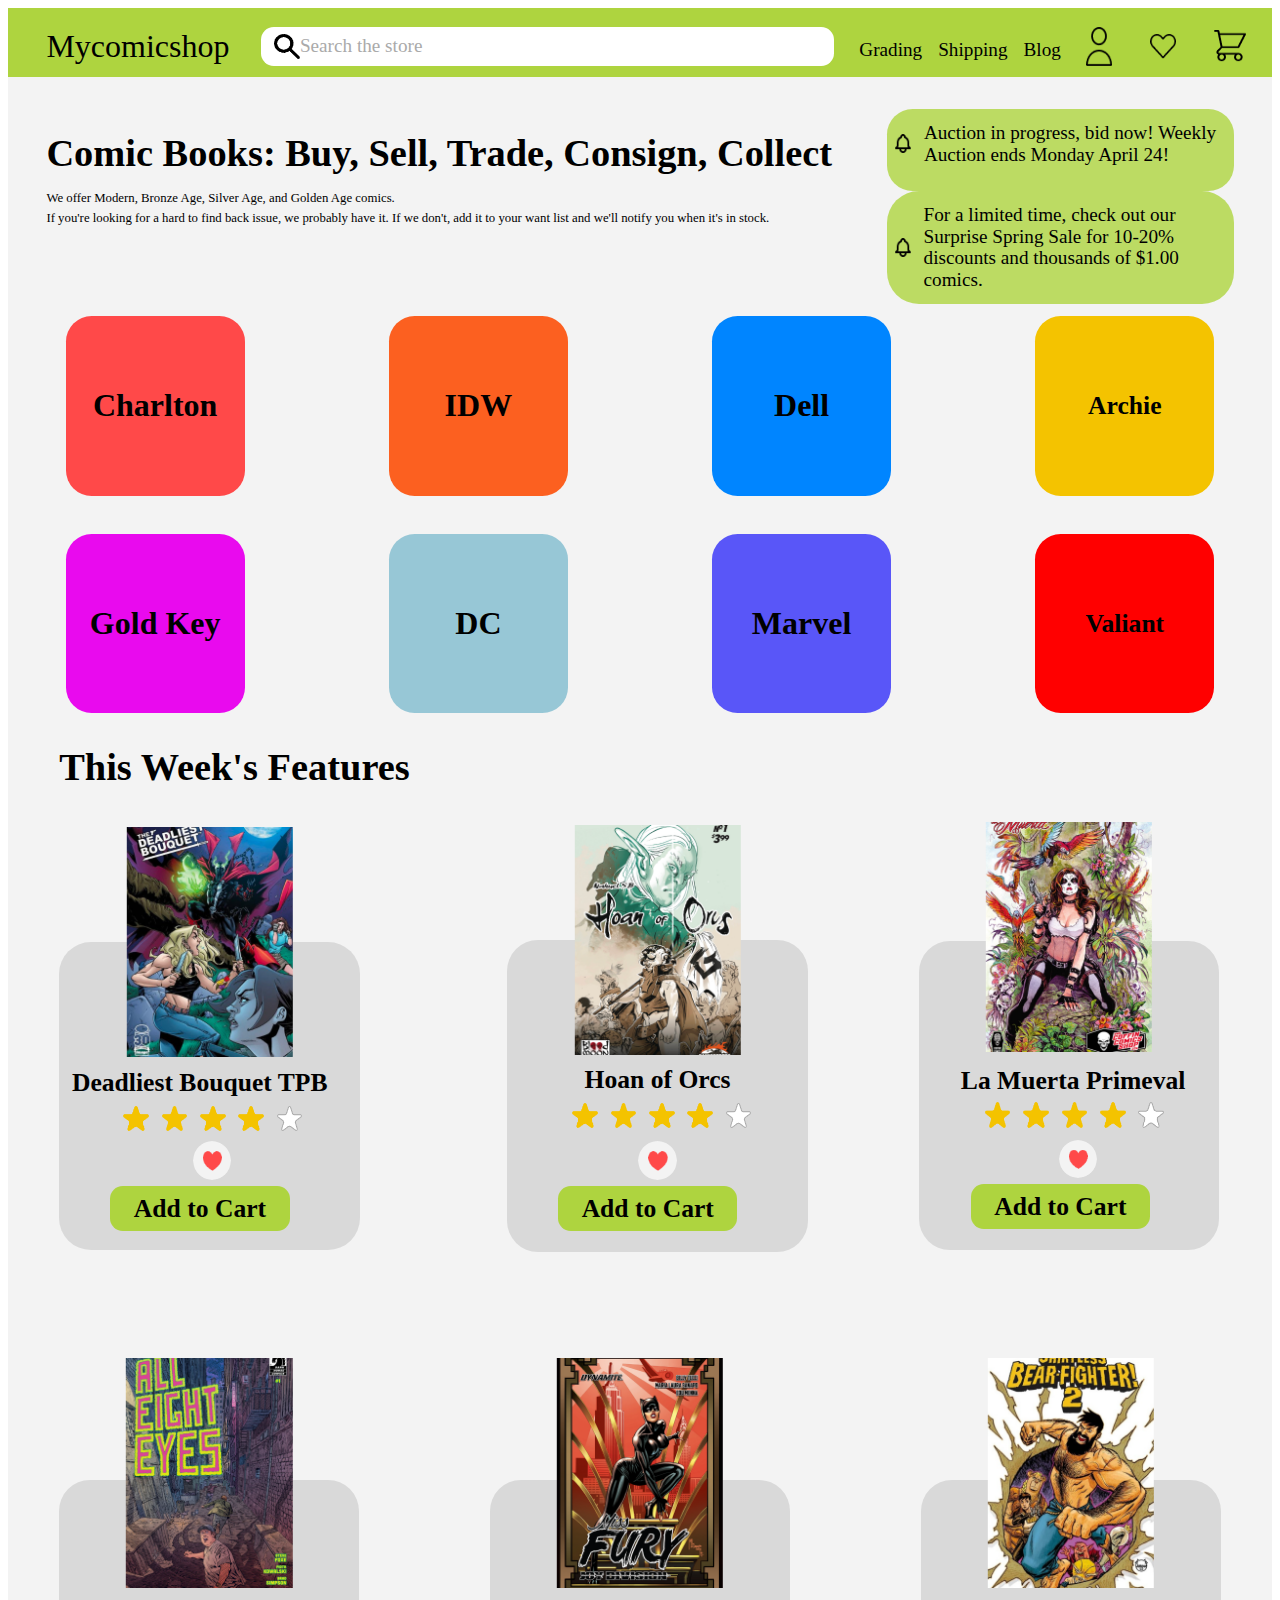
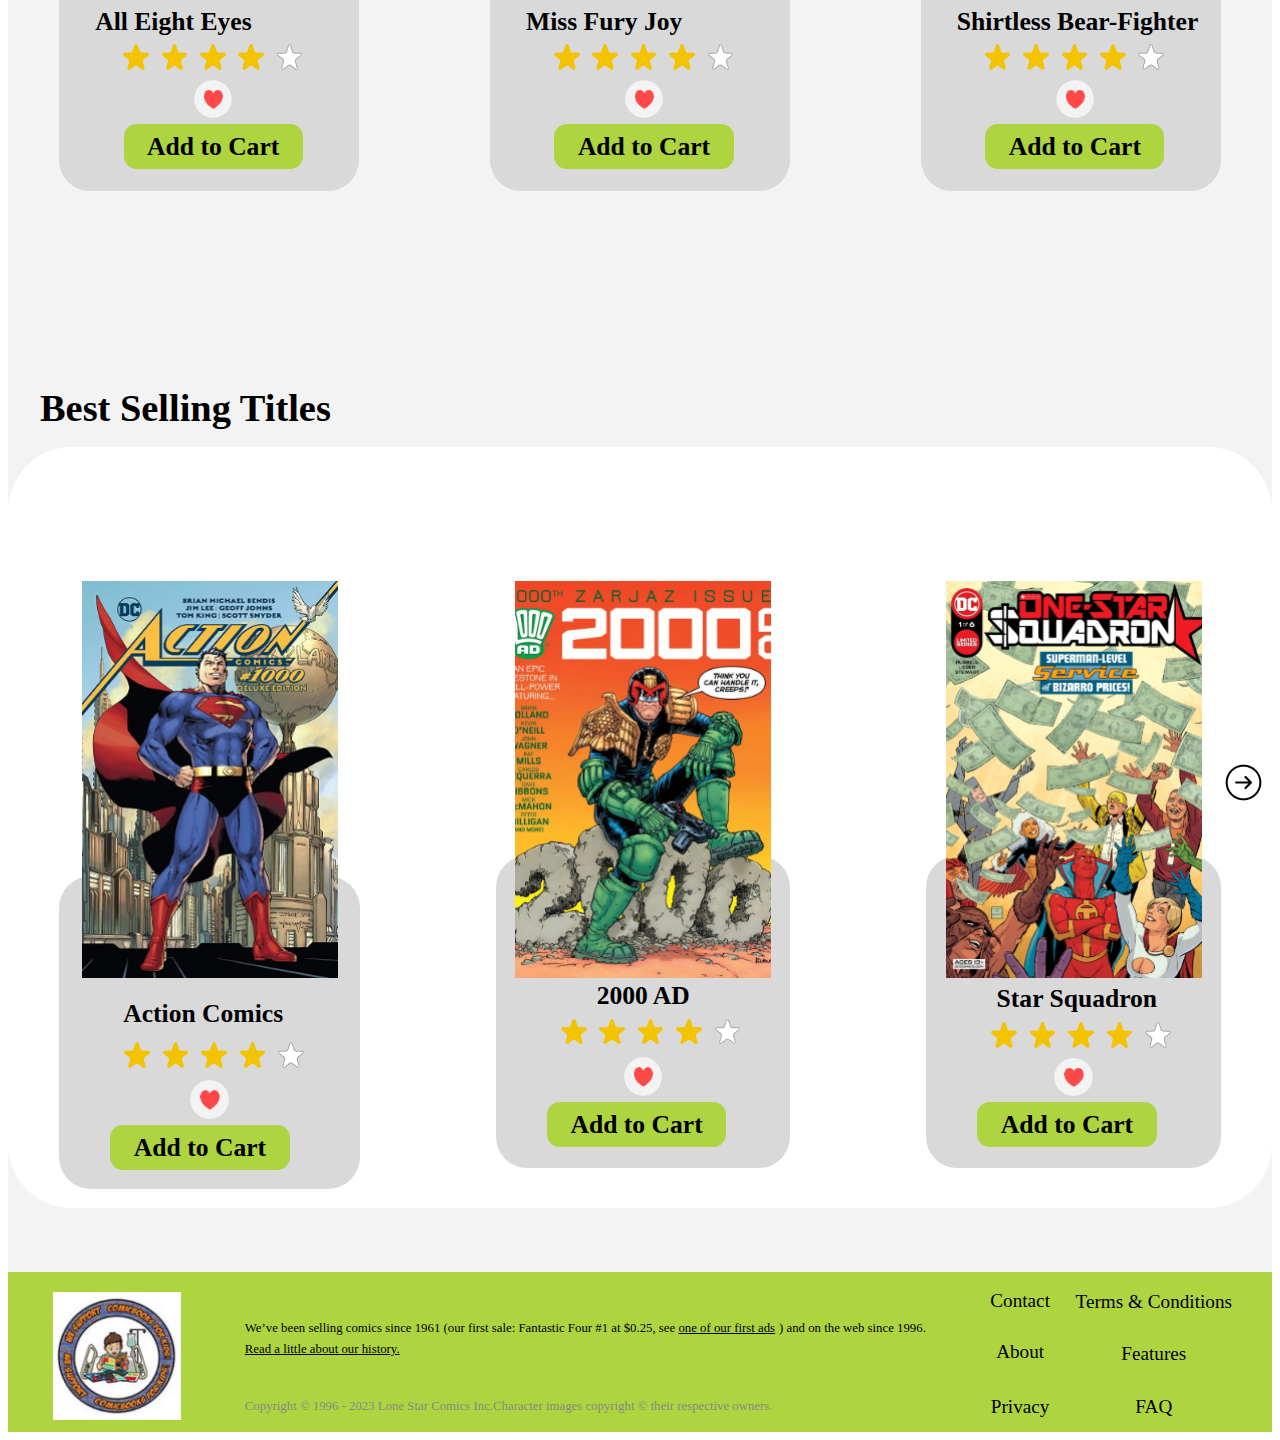
<file: index.html>
<!DOCTYPE html>
<html lang="en">
  <head>
    <meta charset="UTF-8" />
    <meta http-equiv="X-UA-Compatible" content="IE=edge" />
    <meta name="viewport" content="width=device-width, initial-scale=1.0" />
    <title>Mycomicshop</title>
    <link rel="stylesheet" href="./css/style.css" />
    <link rel="stylesheet" href="./css/home_page.css" />
    <link rel="stylesheet" href="js/1.js">
    
  </head>
  <body>
    <div class="box-flex-col page">
      <div class="box-flex-row box-items-center section">
        <div class="box-flex-row box-items-center box-flex-auto space-x-34">
          <span class="font_1 text">Mycomicshop</span>
          <div class="box-flex-row box-flex-auto">
            <div class="box-flex-row box-items-center box-flex-auto section_2" id="1">
              <img class="image_4" src="./images/1d65f8ee6dcee14753bcc9f6f39f2aca.png" />
              <span class="font_2 text_2">Search the store</span>
            </div>
            <span class="box-self-start font_2 text_3">Grading</span>
            <span class="box-self-start font_2 text_4">Shipping</span>
            <span class="box-self-start font_2 text_5">Blog</span>
          </div>
        </div>
        <img class="box-shrink-0 image" src="./images/2cc0f80ae9a9c17bf876f8f08efc5c70.png" />
        <img class="box-shrink-0 image_3" src="./images/9252a08e1639c86ebe4ed85638f3954e.png" />
        <img class="box-shrink-0 image_2" src="./images/f510aa408eeaf7a91d8e35ce66040490.png" />
      </div>
      <!--create the top section-->
      <div class="box-flex-col group space-y-15">
        <div class="box-flex-row group_2 space-x-26">
          <div class="box-flex-col box-flex-auto box-self-start group_3 space-y-10">
            <span class="font_4 text_7">Comic Books: Buy, Sell, Trade, Consign, Collect</span>
            <span class="font_5 text_9">
              We offer Modern, Bronze Age, Silver Age, and Golden Age comics.
              <br />
              If you're looking for a hard to find back issue, we probably have it. If we don't, add it to your want
              list and we'll notify you when it's in stock.
            </span>
          </div>
          <!--Title and text information-->
          <div class="box-flex-col box-shrink-0">
            <div class="box-flex-row box-items-center section_3 space-x-14">
              <img class="box-shrink-0 image_5" src="./images/b25f3bf383b74bcf33fd7e699534d397.png" />
              <span class="font_3 text_6">Auction in progress, bid now! Weekly Auction ends Monday April 24!</span>
            </div>
            <div class="box-flex-row box-items-center section_4 space-x-14">
              <img class="box-shrink-0 image_5" src="./images/b25f3bf383b74bcf33fd7e699534d397.png" />
              <span class="font_3 text_8">
                For a limited time, check out our Surprise Spring Sale for 10-20% discounts and thousands of $1.00
                comics.
              </span>
            </div>
          </div>
        </div>
        <!--two notifications-->
        <div class="box-flex-col space-y-30">
          <div class="box-flex-col space-y-37">
            <div class="box-flex-row box-justify-between group_4">
              <div class="box-flex-col box-justify-start box-items-center text-wrapper">
                <span class="font_1 text_10">Charlton</span>
              </div>
              <div class="box-flex-col box-justify-start box-items-center text-wrapper_2">
                <span class="font_1">IDW</span>
              </div>
              <div class="box-flex-col box-justify-start box-items-center text-wrapper_3">
                <span class="font_1">Dell</span>
              </div>
              <div class="box-flex-col box-justify-start box-items-center text-wrapper_4">
                <span class="font_6">Archie</span>
              </div>
            </div>
            <div class="box-flex-row box-justify-between group_4">
              <div class="box-flex-col box-justify-start box-items-center text-wrapper_5">
                <span class="font_1 text_11">Gold Key</span>
              </div>
              <div class="box-flex-col box-justify-start box-items-center text-wrapper_6">
                <span class="font_1 text_12">DC</span>
              </div>
              <div class="box-flex-col box-justify-start box-items-center text-wrapper_7">
                <span class="font_1">Marvel</span>
              </div>
              <div class="box-flex-col box-justify-start box-items-center text-wrapper_8">
                <span class="font_6">Valiant</span>
              </div>
            </div>
          </div>
          <!--six boxes of company name-->
          <div class="box-flex-col group_5 space-y-38">
            <span class="box-self-start font_4 text_13">This Week's Features</span>
            <div class="box-flex-col space-y-100">
              <div class="box-flex-row box-items-center space-x-147">
                <div class="box-flex-col box-justify-start box-relative group_6">
                  <div class="box-flex-col section_5 space-y-10">
                    <span class="font_7 text_14">Deadliest Bouquet TPB</span>
                    <div class="box-flex-row group_9 space-x-14">
                      <img class="image_7" src="./images/f559ce77c322c775416149fe2e531f50.png" />
                      <img class="image_7" src="./images/f559ce77c322c775416149fe2e531f50.png" />
                      <img class="image_7" src="./images/f559ce77c322c775416149fe2e531f50.png" />
                      <img class="image_7" src="./images/f559ce77c322c775416149fe2e531f50.png" />
                      <img class="image_7" src="./images/10ab9f2fabeedab3f5d2b8a0fa32bb9c.png" />
                    </div>
                    <div class="box-flex-col group_12 space-y-5">
                      <img class="box-self-center image_8" src="./images/0ad21b5696d50a28de4d5f9ec224a6ea.png" />
                      <div class="box-flex-col box-justify-start box-items-center box-self-start text-wrapper_9">
                        <span class="font_8">Add to Cart</span>
                      </div>
                    </div>
                  </div>
                  <img class="image_6 place" src="./images/8b8335f277e6cc7233f5786cdedf24a5.png" />
                </div>
                <div class="box-flex-row box-justify-between box-items-center box-flex-auto group_7">
                  <div class="box-flex-col box-justify-start box-relative group_6">
                    <div class="box-flex-col section_7 space-y-13">
                      <span class="box-self-center font_8 text_16">Hoan of Orcs</span>
                      <div class="box-flex-row group_11 space-x-14">
                        <img class="image_7" src="./images/f559ce77c322c775416149fe2e531f50.png" />
                        <img class="image_7" src="./images/f559ce77c322c775416149fe2e531f50.png" />
                        <img class="image_7" src="./images/f559ce77c322c775416149fe2e531f50.png" />
                        <img class="image_7" src="./images/f559ce77c322c775416149fe2e531f50.png" />
                        <img class="image_7" src="./images/10ab9f2fabeedab3f5d2b8a0fa32bb9c.png" />
                      </div>
                      <div class="box-flex-col space-y-5">
                        <img class="box-self-center image_8" src="./images/0ad21b5696d50a28de4d5f9ec224a6ea.png" />
                        <div class="box-flex-col box-justify-start box-items-center text-wrapper_9 view">
                          <span class="font_8">Add to Cart</span>
                        </div>
                      </div>
                    </div>
                    <img class="image_6 place" src="./images/3923cb8a0979e2570425aa75708a5d0b.png" />
                  </div>
                  <div class="box-flex-col box-justify-start box-relative group_8">
                    <div class="box-flex-col section_6 space-y-12">
                      <span class="font_8 text_15">La Muerta Primeval</span>
                      <div class="box-flex-row group_10 space-x-14">
                        <img class="image_7" src="./images/f559ce77c322c775416149fe2e531f50.png" />
                        <img class="image_7" src="./images/f559ce77c322c775416149fe2e531f50.png" />
                        <img class="image_7" src="./images/f559ce77c322c775416149fe2e531f50.png" />
                        <img class="image_7" src="./images/f559ce77c322c775416149fe2e531f50.png" />
                        <img class="image_7" src="./images/10ab9f2fabeedab3f5d2b8a0fa32bb9c.png" />
                      </div>
                      <div class="box-flex-col group_13 space-y-5">
                        <img class="box-self-center image_8" src="./images/0ad21b5696d50a28de4d5f9ec224a6ea.png" />
                        <div class="box-flex-col box-justify-start box-items-center box-self-start text-wrapper_9">
                          <span class="font_8">Add to Cart</span>
                        </div>
                      </div>
                    </div>
                    <img class="image_6 place" src="./images/4c1d8ce382cb3b195af4c5b5afb7e325.png" />
                  </div>
                </div>
              </div>
              <div class="box-flex-row box-justify-between">
                <div class="box-flex-col box-justify-start box-relative equal-division-item">
                  <div class="box-flex-col section_8 space-y-10">
                    <span class="font_7 text_17">All Eight Eyes</span>
                    <div class="box-flex-row group_14 space-x-14">
                      <img class="image_7" src="./images/f559ce77c322c775416149fe2e531f50.png" />
                      <img class="image_7" src="./images/f559ce77c322c775416149fe2e531f50.png" />
                      <img class="image_7" src="./images/f559ce77c322c775416149fe2e531f50.png" />
                      <img class="image_7" src="./images/f559ce77c322c775416149fe2e531f50.png" />
                      <img class="image_7" src="./images/10ab9f2fabeedab3f5d2b8a0fa32bb9c.png" />
                    </div>
                    <div class="box-flex-col group_15 space-y-5">
                      <img class="box-self-center image_8" src="./images/0ad21b5696d50a28de4d5f9ec224a6ea.png" />
                      <div class="box-flex-col box-justify-start box-items-center box-self-center text-wrapper_9">
                        <span class="font_8">Add to Cart</span>
                      </div>
                    </div>
                  </div>
                  <img class="image_6 place" src="./images/fe6c5ea3ac3556327880370386bbec94.png" />
                </div>
                <div class="box-flex-col box-justify-start box-relative equal-division-item">
                  <div class="box-flex-col section_8 space-y-10">
                    <span class="font_7 text_17">Miss Fury Joy</span>
                    <div class="box-flex-row group_14 space-x-14">
                      <img class="image_7" src="./images/f559ce77c322c775416149fe2e531f50.png" />
                      <img class="image_7" src="./images/f559ce77c322c775416149fe2e531f50.png" />
                      <img class="image_7" src="./images/f559ce77c322c775416149fe2e531f50.png" />
                      <img class="image_7" src="./images/f559ce77c322c775416149fe2e531f50.png" />
                      <img class="image_7" src="./images/10ab9f2fabeedab3f5d2b8a0fa32bb9c.png" />
                    </div>
                    <div class="box-flex-col group_15 space-y-5">
                      <img class="box-self-center image_8" src="./images/0ad21b5696d50a28de4d5f9ec224a6ea.png" />
                      <div class="box-flex-col box-justify-start box-items-center box-self-center text-wrapper_9">
                        <span class="font_8">Add to Cart</span>
                      </div>
                    </div>
                  </div>
                  <img class="image_6 place" src="./images/e95f63a62dccd4e2716e0c6a8fd13197.png" />
                </div>
                <div class="box-flex-col box-justify-start box-relative equal-division-item">
                  <div class="box-flex-col section_8 space-y-10">
                    <span class="font_7 text_17">Shirtless Bear-Fighter</span>
                    <div class="box-flex-row group_14 space-x-14">
                      <img class="image_7" src="./images/f559ce77c322c775416149fe2e531f50.png" />
                      <img class="image_7" src="./images/f559ce77c322c775416149fe2e531f50.png" />
                      <img class="image_7" src="./images/f559ce77c322c775416149fe2e531f50.png" />
                      <img class="image_7" src="./images/f559ce77c322c775416149fe2e531f50.png" />
                      <img class="image_7" src="./images/10ab9f2fabeedab3f5d2b8a0fa32bb9c.png" />
                    </div>
                    <div class="box-flex-col group_15 space-y-5">
                      <img class="box-self-center image_8" src="./images/0ad21b5696d50a28de4d5f9ec224a6ea.png" />
                      <div class="box-flex-col box-justify-start box-items-center box-self-center text-wrapper_9">
                        <span class="font_8">Add to Cart</span>
                      </div>
                    </div>
                  </div>
                  <img class="image_6 place" src="./images/c51010e8e7b1813313b1a0eef6acfb12.png" />
                </div>
              </div>
            </div>
          </div>
        </div>
      </div>
      <!--six books with rating, like and add to cart-->
      <div class="box-flex-col group_16 space-y-65">
        <div class="box-flex-col space-y-18">
          <span class="box-self-start font_4 text_18">Best Selling Titles</span>
          <div class="box-flex-row box-justify-between section_9">
            <div class="box-flex-col box-justify-start box-self-center box-relative group_17">
              <div class="box-flex-col section_10">
                <span class="font_8 text_21">Action Comics</span>
                <div class="box-flex-row group_11 view_3 space-x-14">
                  <img class="image_7" src="./images/f559ce77c322c775416149fe2e531f50.png" />
                  <img class="image_7" src="./images/f559ce77c322c775416149fe2e531f50.png" />
                  <img class="image_7" src="./images/f559ce77c322c775416149fe2e531f50.png" />
                  <img class="image_7" src="./images/f559ce77c322c775416149fe2e531f50.png" />
                  <img class="image_7" src="./images/10ab9f2fabeedab3f5d2b8a0fa32bb9c.png" />
                </div>
                <div class="box-flex-col group_19 space-y-5">
                  <img class="box-self-center image_8" src="./images/0ad21b5696d50a28de4d5f9ec224a6ea.png" />
                  <div class="box-flex-col box-justify-start box-items-center text-wrapper_9 view_5">
                    <span class="font_8">Add to Cart</span>
                  </div>
                </div>
              </div>
              <img class="image_9 place" src="./images/4b3de21674a63403f64e7dd00832e72c.png" />
            </div>
            <div class="box-flex-col box-justify-start box-self-start box-relative group_18">
              <div class="box-flex-col section_7 space-y-13">
                <span class="box-self-center font_8 text_19">2000 AD</span>
                <div class="box-flex-row group_11 space-x-14">
                  <img class="image_7" src="./images/f559ce77c322c775416149fe2e531f50.png" />
                  <img class="image_7" src="./images/f559ce77c322c775416149fe2e531f50.png" />
                  <img class="image_7" src="./images/f559ce77c322c775416149fe2e531f50.png" />
                  <img class="image_7" src="./images/f559ce77c322c775416149fe2e531f50.png" />
                  <img class="image_7" src="./images/10ab9f2fabeedab3f5d2b8a0fa32bb9c.png" />
                </div>
                <div class="box-flex-col space-y-5">
                  <img class="box-self-center image_8" src="./images/0ad21b5696d50a28de4d5f9ec224a6ea.png" />
                  <div class="box-flex-col box-justify-start box-items-center text-wrapper_9 view_4">
                    <span class="font_8">Add to Cart</span>
                  </div>
                </div>
              </div>
              <img class="image_9 place" src="./images/e7c77ceddb6ee52494a911a84a81c011.png" />
            </div>
            <div class="box-flex-row box-self-start">
              <img class="box-self-start image_10" src="./images/b973bbfa759e30fec50153936e854f29.png" />
              <div class="box-flex-col box-justify-start box-relative group_18 view_2">
                <div class="box-flex-col section_7 space-y-10">
                  <span class="font_7 text_20">Star Squadron</span>
                  <div class="box-flex-row group_11 space-x-14">
                    <img class="image_7" src="./images/f559ce77c322c775416149fe2e531f50.png" />
                    <img class="image_7" src="./images/f559ce77c322c775416149fe2e531f50.png" />
                    <img class="image_7" src="./images/f559ce77c322c775416149fe2e531f50.png" />
                    <img class="image_7" src="./images/f559ce77c322c775416149fe2e531f50.png" />
                    <img class="image_7" src="./images/10ab9f2fabeedab3f5d2b8a0fa32bb9c.png" />
                  </div>
                  <div class="box-flex-col space-y-5">
                    <img class="box-self-center image_8" src="./images/0ad21b5696d50a28de4d5f9ec224a6ea.png" />
                    <div class="box-flex-col box-justify-start box-items-center text-wrapper_9 view_4">
                      <span class="font_8">Add to Cart</span>
                    </div>
                  </div>
                </div>
                <img class="image_9 place" src="./images/237a3ac049f80b4a8ce5b9f59d33bd11.png" />
              </div>
            </div>
          </div>
        </div>
        <!--create best selling titles section before footer-->
        <div class="box-flex-row box-items-center section_11 space-x-26">
          <div class="box-flex-row box-items-center box-flex-auto space-x-26">
            <div class="box-flex-row box-items-start box-flex-auto space-x-64">
              <img class="box-shrink-0 image_11" src="./images/2145dc69baadcf2ed4173b0a7d13b19a.png" />
              <div class="box-flex-col box-flex-auto group_20 space-y-40">
                <div class="group_21">
                  <span class="font_5 text_23">
                    We’ve been selling comics since 1961 (our first sale: Fantastic Four #1 at $0.25, see
                  </span>
                  <span class="font_5 text_24">one of our first ads</span>
                  <span class="font_5 text_9">) and on the web since 1996.</span>
                  <span class="font_5 text_24">
                    <br />
                    Read a little about our history.
                  </span>
                </div>
                <span class="text_27">
                  Copyright © 1996 - 2023 Lone Star Comics Inc.Character images copyright © their respective owners.
                </span>
              </div>
            </div>
            <div class="box-flex-col box-shrink-0 space-y-40">
              <span class="font_9">Contact</span>
              <div class="box-flex-col box-items-center space-y-38">
                <span class="font_9">About</span>
                <span class="font_9 text_25">Privacy</span>
              </div>
            </div>
          </div>
          <div class="box-flex-col space-y-40">
            <span class="font_9 text_22">Terms &amp; Conditions</span>
            <div class="box-flex-col box-items-center space-y-40">
              <span class="font_9">Features</span>
              <span class="font_9 text_26">FAQ</span>
            </div>
          </div>
        </div>
      </div>
    </div>
    <!--footer-->
  </body>
</html>

<script>const element = document.getElementById('1');
  element.addEventListener('click', function() {
    window.location.href = 'search_results.html';
});</script>
</file>
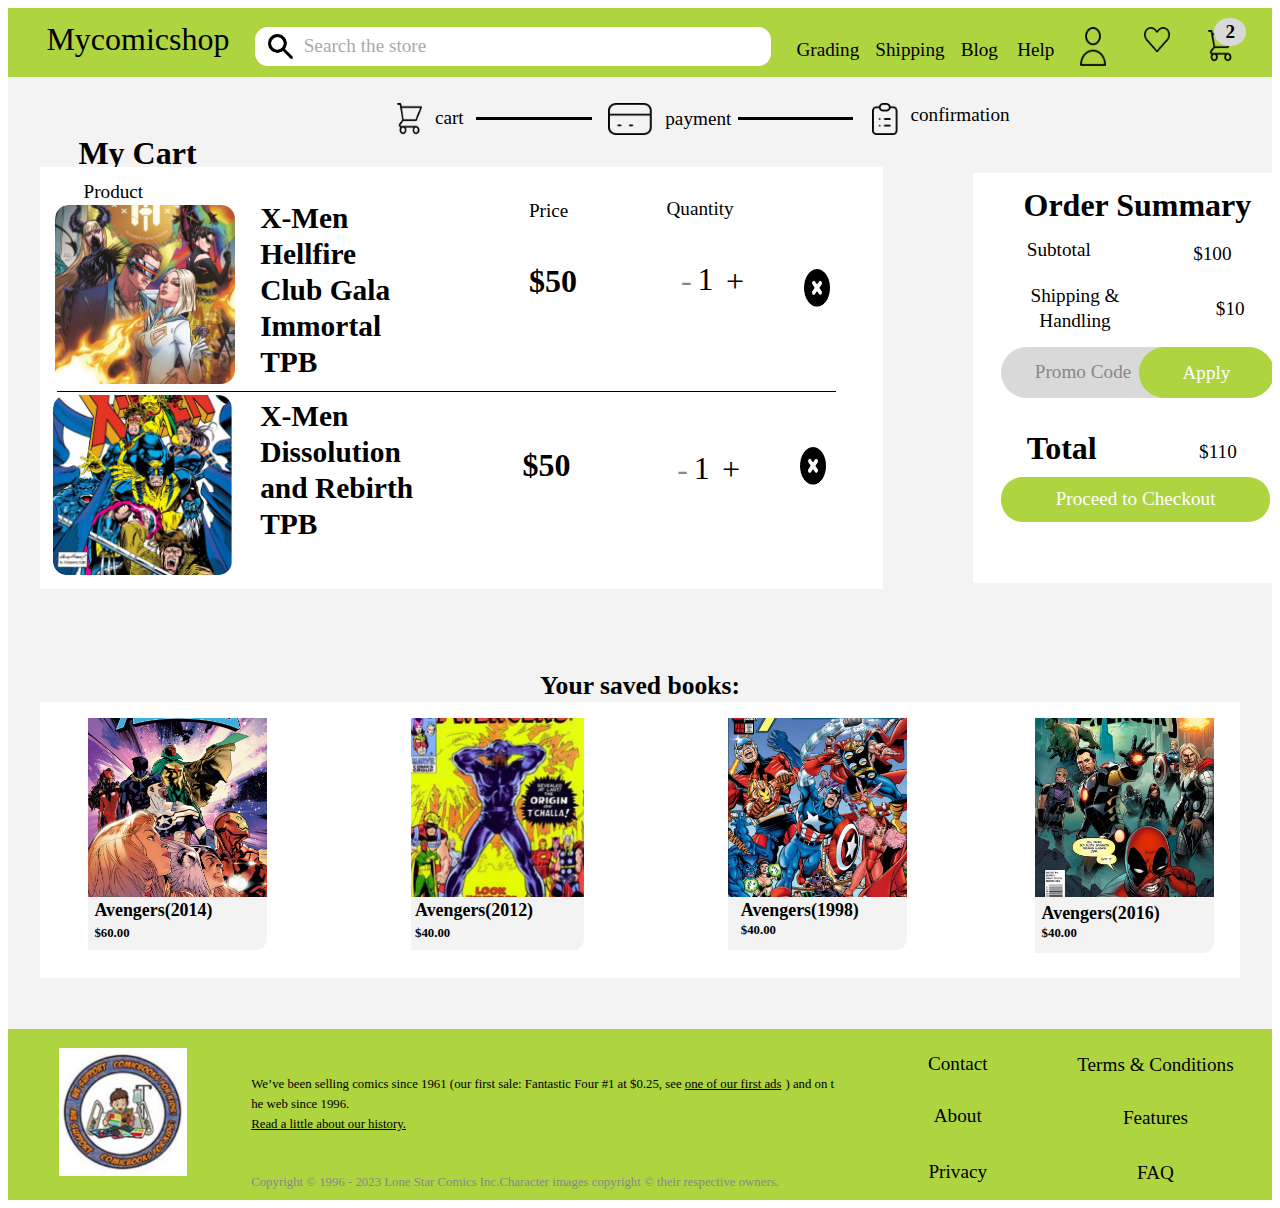
<file: cart.html>
<!DOCTYPE html>
<html lang="en">
  <head>
    <meta charset="UTF-8" />
    <meta http-equiv="X-UA-Compatible" content="IE=edge" />
    <meta name="viewport" content="width=device-width, initial-scale=1.0" />
    <title>Mycomicshop</title>
    <link rel="stylesheet" href="./css/style.css" />
    <link rel="stylesheet" href="./css/cart.css" />
    <link rel="stylesheet" href="./js/5.js" type="text/Javascript">
    
  </head>
  <body>
    <div class="box-flex-col page">
      <div class="box-flex-row section">
        <span class="box-self-start font_2 text_2">Mycomicshop</span>
        <div class="box-flex-row box-flex-auto box-self-start group_2">
          <div class="box-flex-row box-items-center box-flex-auto section_2 space-x-10">
            <img class="image_4" src="./images/1d65f8ee6dcee14753bcc9f6f39f2aca.png" />
            <span class="font_3 text_3">Search the store</span>
          </div>
          <span class="box-self-start font_4 text_4">Grading</span>
          <span class="box-self-start font_4 text_5">Shipping</span>
          <span class="box-self-start font_4 text_6">Blog</span>
          <span class="box-self-start font_4 text_7">Help</span>
        </div>
        <img class="box-shrink-0 box-self-start image" src="./images/2cc0f80ae9a9c17bf876f8f08efc5c70.png" />
        <img class="box-shrink-0 box-self-start image_3" src="./images/9252a08e1639c86ebe4ed85638f3954e.png" />
        <div class="box-flex-col box-justify-start box-items-start box-shrink-0 box-self-center box-relative group">
          <img class="image_2" src="./images/f510aa408eeaf7a91d8e35ce66040490.png" />
          <div class="box-flex-col box-justify-start box-items-center text-wrapper cartnumber">
            <span class="font_1 text">2</span>
          </div>
        </div>
      </div>
      <!--create the top section of webpage -->
      <div class="box-flex-col group_3">
        <div class="box-flex-row box-justify-end group_4">
          <img class="box-shrink-0 image_2 image_5" src="./images/f510aa408eeaf7a91d8e35ce66040490.png" />
          <span class="box-self-center font_3 text_8">cart</span>
          <div class="box-shrink-0 box-self-center section_3 view"></div>
          <img class="box-shrink-0 image_6" src="./images/5dd825684a92ba3e617ddb204c2349bc.png" />
          <span class="box-self-center font_4 text_9">payment</span>
          <div class="box-shrink-0 box-self-center section_3 view_2"></div>
          <img class="box-shrink-0 image_7" src="./images/7b8157b9f5e9f00e6327e1f475bc92cd.png" />
          <span class="box-self-start font_3 text_10">confirmation</span>
        </div>
        <!--create check out process-->
        <span class="box-self-start font_2 text_11">My Cart</span>
        <div class="box-flex-row box-items-center space-x-26">
          <div class="box-flex-col box-flex-auto section_4">
            <div class="box-flex-col group_5">
              <span class="box-self-start font_1 text_12">Product</span>
              <div class="box-flex-row space-x-26">
                <div class="box-flex-row box-flex-auto group_8 space-x-26">
                  <div class="box-flex-row box-flex-auto space-x-24">
                    <img
                      class="box-flex-auto image_8 image_9"
                      src="./images/f0a09e932b704e7cbbc916dd09a8c1e6.png"
                    />
                    <span class="font_6 text_14">X-Men Hellfire Club Gala Immortal TPB</span>
                  </div>
                  <div class="box-flex-col box-items-start box-shrink-0 box-self-start group_9 space-y-54">
                    <span class="font_1 text_15">Price</span>
                    <span class="font_7 text_16">$50</span>
                  </div>
                </div>
                <div class="box-flex-row box-items-start box-self-start group_6 space-x-48">
                  <div class="box-flex-col group_7 space-y-46">
                    <span class="box-self-start font_5 text_13">Quantity</span>
                    <div class="box-flex-row group_13">
                      <div class="box-flex-col box-justify-start box-items-center box-self-start text-wrapper_2 view_4">
                        <span class="font_10">-</span>
                      </div>
                      <div class="box-flex-col box-justify-start box-relative group_14">
                        <div class="section_6"></div>
                        <span class="font_8 quantity">1</span>
                      </div>
                      <div class="box-flex-col box-justify-start box-items-center box-self-start text-wrapper_2 view_3">
                        <span class="font_9 text_17">+</span>
                      </div>
                    </div>
                  </div>
                  <img class="image_10 image_11" src="./images/a1dfc6fd81249ba15043ad35ce0f9241.png" />
                </div>
              </div>
            </div>
            <div class="divider"></div>
            <div class="box-flex-row box-justify-between group_16">
              <div class="box-flex-row space-x-44">
                <div class="box-flex-row box-shrink-0 space-x-28">
                  <img class="box-shrink-0 image_8 image_12" src="./images/53876bd3cbd8bb250a70ea75284c591e.png" />
                  <span class="font_6 text_21">X-Men Dissolution and Rebirth TPB</span>
                </div>
                <span class="box-shrink-0 box-self-start font_7 text_22">$50</span>
              </div>
              <div class="box-flex-row box-items-center box-self-start group_17 space-x-48">
                <div class="box-flex-row group_18">
                  <div class="box-flex-col box-justify-start box-items-center box-self-start text-wrapper_2 view_6">
                    <span class="font_10">-</span>
                  </div>
                  <div class="box-flex-col box-justify-start box-relative group_14">
                    <div class="section_6"></div>
                    <span class="font_8 quantity">1</span>
                  </div>
                  <div class="box-flex-col box-justify-start box-items-center box-self-start text-wrapper_2 view_5">
                    <span class="font_9 text_23">+</span>
                  </div>
                </div>
                <img class="image_10" src="./images/a1dfc6fd81249ba15043ad35ce0f9241.png" />
              </div>
            </div>
          </div>
          <!--create cart information -->
          <div class="box-flex-row box-shrink-0 section_5">
            <div class="box-flex-col">
              <span class="box-self-center font_2">Order Summary</span>
              <div class="box-flex-col group_11">
                <div class="box-flex-row group_12 space-x-105">
                  <span class="box-self-start font_1">Subtotal</span>
                  <span class="box-self-center font_5">$100</span>
                </div>
                <div class="box-flex-row box-items-center box-self-center group_15 space-x-94">
                  <span class="font_1 text_18">Shipping &amp; Handling</span>
                  <span class="box-shrink-0 font_5">$10</span>
                </div>
                <div class="box-flex-row box-items-center section_7 space-x-8">
                  <span class="font_3 text_19">Promo Code</span>
                  <div class="box-flex-col box-justify-start box-items-center box-shrink-0 text-wrapper_3">
                    <span class="font_4 text_20">Apply</span>
                  </div>
                </div>
              </div>
              <div class="box-flex-col group_19">
                <div class="box-flex-row group_20 space-x-102">
                  <span class="box-self-center font_2 text_24">Total</span>
                  <span class="box-self-start font_4 text_25">$110</span>
                </div>
                <div class="box-flex-col box-justify-start box-items-center button" id="5">
                  <span class="font_3 text_26">Proceed to Checkout</span>
                </div>
              </div>
            </div>
            <div class="box-self-start group_10"></div>
          </div>
        </div>
      </div>
      <!--create a box that contain payment key-->
      <div class="box-flex-col group_21 space-y-51">
        <div class="box-flex-col group_22 space-y-6">
          <span class="box-self-center text_27">Your saved books:</span>
          <div class="box-flex-row box-justify-between section_8">
            <div class="box-flex-col">
              <img class="image_13" src="./images/282a1c33fe1702e48bf5f3203f98b15e.png" />
              <div class="box-flex-col box-items-start section_9 space-y-6">
                <span class="font_11 text_28">Avengers(2014)</span>
                <span class="font_12">$60.00</span>
              </div>
            </div>
            <div class="box-flex-col">
              <img class="image_14" src="./images/54e83b85ad8f5a2b1bab697f07a48640.png" />
              <div class="box-flex-col box-items-start section_10 space-y-6">
                <span class="font_11 text_29">Avengers(2012)</span>
                <span class="font_12">$40.00</span>
              </div>
            </div>
            <div class="box-flex-row space-x-126">
              <div class="box-flex-col">
                <img class="image_13" src="./images/01ff0c4720a6045ad9169e038ca1b4b6.png" />
                <div class="box-flex-col box-items-start section_11 space-y-4">
                  <span class="font_11 text_30">Avengers(1998)</span>
                  <span class="font_12">$40.00</span>
                </div>
              </div>
              <div class="box-flex-col">
                <img class="image_13" src="./images/4c677c36bdedb63e5192d0ecaf7e7fc1.png" />
                <div class="box-flex-col box-items-start section_12 space-y-4">
                  <span class="font_11 text_31">Avengers(2016)</span>
                  <span class="font_12">$40.00</span>
                </div>
              </div>
            </div>
          </div>
        </div>
        <!--create box for saved books before the last part of website-->
        <div class="box-flex-row box-items-center section_13 space-x-26">
          <div class="box-flex-row box-items-center box-flex-auto space-x-26">
            <div class="box-flex-row box-items-start box-flex-auto space-x-64">
              <img class="box-shrink-0 image_15" src="./images/2145dc69baadcf2ed4173b0a7d13b19a.png" />
              <div class="box-flex-col box-flex-auto group_23 space-y-40">
                <div class="group_24">
                  <span class="font_13">
                    We’ve been selling comics since 1961 (our first sale: Fantastic Four #1 at $0.25, see
                  </span>
                  <span class="font_13 text_33">one of our first ads</span>
                  <span class="font_13 text_34">) and on the web since 1996.</span>
                  <span class="font_13 text_33">
                    <br />
                    Read a little about our history.
                  </span>
                </div>
                <span class="text_37">
                  Copyright © 1996 - 2023 Lone Star Comics Inc.Character images copyright © their respective owners.
                </span>
              </div>
            </div>
            <div class="box-flex-col box-shrink-0 space-y-40">
              <span class="font_1">Contact</span>
              <div class="box-flex-col box-items-center space-y-38">
                <span class="font_1">About</span>
                <span class="font_5 text_35">Privacy</span>
              </div>
            </div>
          </div>
          <div class="box-flex-col space-y-40">
            <span class="font_1 text_32">Terms &amp; Conditions</span>
            <div class="box-flex-col box-items-center space-y-40">
              <span class="font_1">Features</span>
              <span class="font_1 text_36">FAQ</span>
            </div>
          </div>
        </div>
      </div>
    </div>
    <!--Footer of the website-->
  </body>
</html>

<script>const element = document.getElementById('5');
  element.addEventListener('click', function() {
    window.location.href = 'Paymentdelivery_details.html';
});</script>
</file>
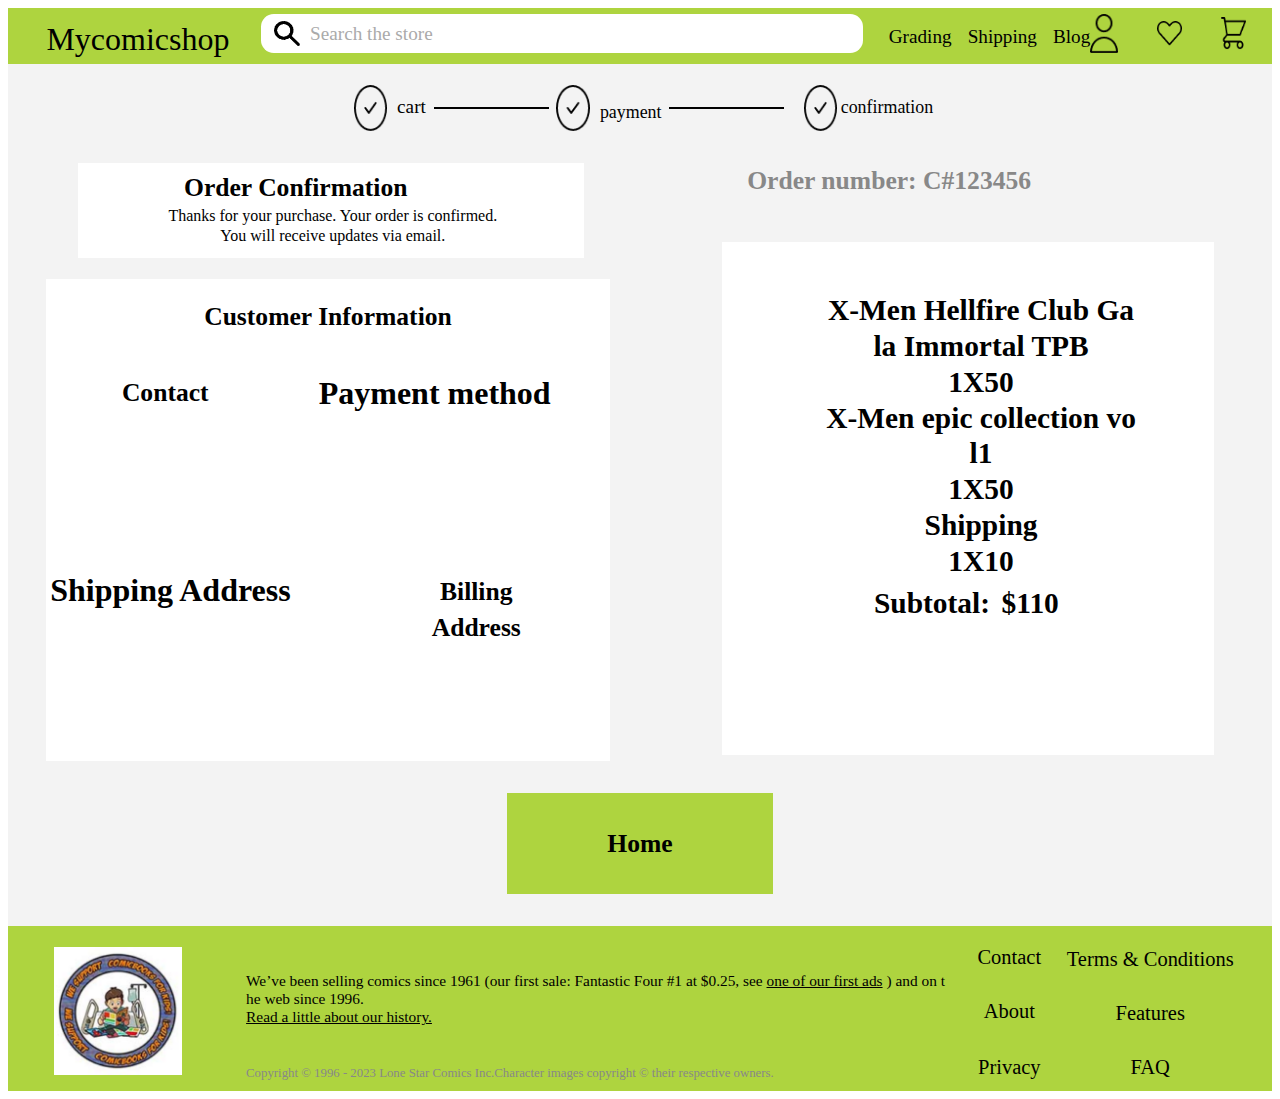
<file: Confirmation.html>
<!DOCTYPE html>
<html lang="en">
  <head>
    <meta charset="UTF-8" />
    <meta http-equiv="X-UA-Compatible" content="IE=edge" />
    <meta name="viewport" content="width=device-width, initial-scale=1.0" />
    <title>Mycomicshop</title>
    <link rel="stylesheet" href="./css/style.css" />
    <link rel="stylesheet" href="./css/Confirmation.css" />
    <link rel="stylesheet" href="js/7.js">
    
  </head>
  <body>
    <div class="box-flex-col page">
      <div class="box-flex-row section">
        <span class="box-self-start font_1 text">Mycomicshop</span>
        <div class="box-flex-row box-flex-auto box-self-center group">
          <div class="box-flex-row box-items-center box-flex-auto section_2 space-x-10">
            <img class="image_4" src="./images/1d65f8ee6dcee14753bcc9f6f39f2aca.png" />
            <span class="font_2 text_2">Search the store</span>
          </div>
          <span class="box-self-start font_2 text_3">Grading</span>
          <span class="box-self-start font_2 text_4">Shipping</span>
          <span class="box-self-start font_2 text_5">Blog</span>
        </div>
        <img class="box-shrink-0 box-self-center image" src="./images/2cc0f80ae9a9c17bf876f8f08efc5c70.png" />
        <img class="box-shrink-0 box-self-center image_3" src="./images/9252a08e1639c86ebe4ed85638f3954e.png" />
        <img class="box-shrink-0 box-self-center image_2" src="./images/f510aa408eeaf7a91d8e35ce66040490.png" />
      </div>
      <!--create top section-->
      <div class="box-flex-row group_2">
        <img
          class="box-shrink-0 box-self-stretch image_5 image_6"
          src="./images/009454586c10cded47b29e472a50acc1.png"
        />
        <span class="box-self-center font_2 text_7">cart</span>
        <div class="box-shrink-0 box-self-center section_3 line"></div>
        <img
          class="box-shrink-0 box-self-stretch image_5 image_7"
          src="./images/009454586c10cded47b29e472a50acc1.png"
        />
        <span class="box-self-start font_3 text_8">payment</span>
        <div class="box-shrink-0 box-self-center section_3 line"></div>
        <img
          class="box-shrink-0 box-self-stretch image_5 image_8"
          src="./images/009454586c10cded47b29e472a50acc1.png"
        />
        <span class="box-self-center font_3 text_9">confirmation</span>
      </div>
      <!--create checkout process-->
      <div class="box-flex-col group_3 space-y-33">
        <div class="box-flex-row box-justify-between box-items-center group_4">
          <div class="box-flex-col group_5 space-y-22">
            <div class="box-flex-col section_4 space-y-8">
              <span class="font_4 text_11">Order Confirmation</span>
              <span class="font_5 text_12">
                Thanks for your purchase. Your order is confirmed. You will receive updates via email.
              </span>
            </div>
            <!--individual small box with main title-->
            <div class="box-flex-col section_6">
              <span class="box-self-center font_4 text_15">Customer Information</span>
              <div class="box-flex-row box-items-center group_7 space-x-110">
                <span class="font_4">Contact</span>
                <span class="font_1 text_16">Payment method</span>
              </div>
              <div class="box-flex-row group_8 space-x-114">
                <span class="box-shrink-0 box-self-start font_1 text_18">Shipping Address</span>
                <span class="font_4 text_17">Billing Address</span>
              </div>
            </div>
          </div>
          <!--customer information on the leftside-->
          <div class="box-flex-col group_6 space-y-48">
            <span class="box-self-start font_4 text_10">Order number: C#123456</span>
            <div class="box-flex-col section_5 space-y-14">
              <span class="font_6 text_13 text_14">
                X-Men Hellfire Club Gala Immortal TPB
                <br />
                1X50
                <br />
                X-Men epic collection vol1
                <br />
                1X50
                <br />
                Shipping
                <br />
                1X10
                <br />
              </span>
              <div class="box-flex-row box-items-baseline group_9 space-x-12">
                <span class="font_6">Subtotal:</span>
                <span class="font_6">$110</span>
              </div>
            </div>
          </div>
        </div>
        <!--product summary on leftside-->
        <div class="box-flex-col space-y-32">
          <div class="box-flex-col box-justify-start box-items-center box-self-center text-wrapper" id="7">
            <span class="font_4 text_19">Home</span>
          </div>
          <!--a box to go back to main page-->
          <div class="box-flex-row box-items-center section_7 space-x-26">
            <div class="box-flex-row box-items-center box-flex-auto space-x-26">
              <div class="box-flex-row box-items-start box-flex-auto space-x-64">
                <img class="box-shrink-0 image_9" src="./images/2145dc69baadcf2ed4173b0a7d13b19a.png" />
                <div class="box-flex-col box-flex-auto group_10 space-y-40">
                  <div class="group_11">
                    <span class="font_5">
                      We’ve been selling comics since 1961 (our first sale: Fantastic Four #1 at $0.25, see
                    </span>
                    <span class="font_5 text_21">one of our first ads</span>
                    <span class="font_5 text_13">) and on the web since 1996.</span>
                    <span class="font_5 text_21">
                      <br />
                      Read a little about our history.
                    </span>
                  </div>
                  <span class="text_24">
                    Copyright © 1996 - 2023 Lone Star Comics Inc.Character images copyright © their respective owners.
                  </span>
                </div>
              </div>
              <div class="box-flex-col box-shrink-0 space-y-40">
                <span class="font_7">Contact</span>
                <div class="box-flex-col box-items-center space-y-38">
                  <span class="font_7">About</span>
                  <span class="font_7 text_22">Privacy</span>
                </div>
              </div>
            </div>
            <div class="box-flex-col space-y-40">
              <span class="font_7 text_20">Terms &amp; Conditions</span>
              <div class="box-flex-col box-items-center space-y-40">
                <span class="font_7">Features</span>
                <span class="font_7 text_23">FAQ</span>
              </div>
            </div>
          </div>
        </div>
      </div>
    </div>
    <!--footer-->
  </body>
</html>

<script>const element = document.getElementById('7');
  element.addEventListener('click', function() {
    window.location.href = 'index.html';
});</script>
</file>
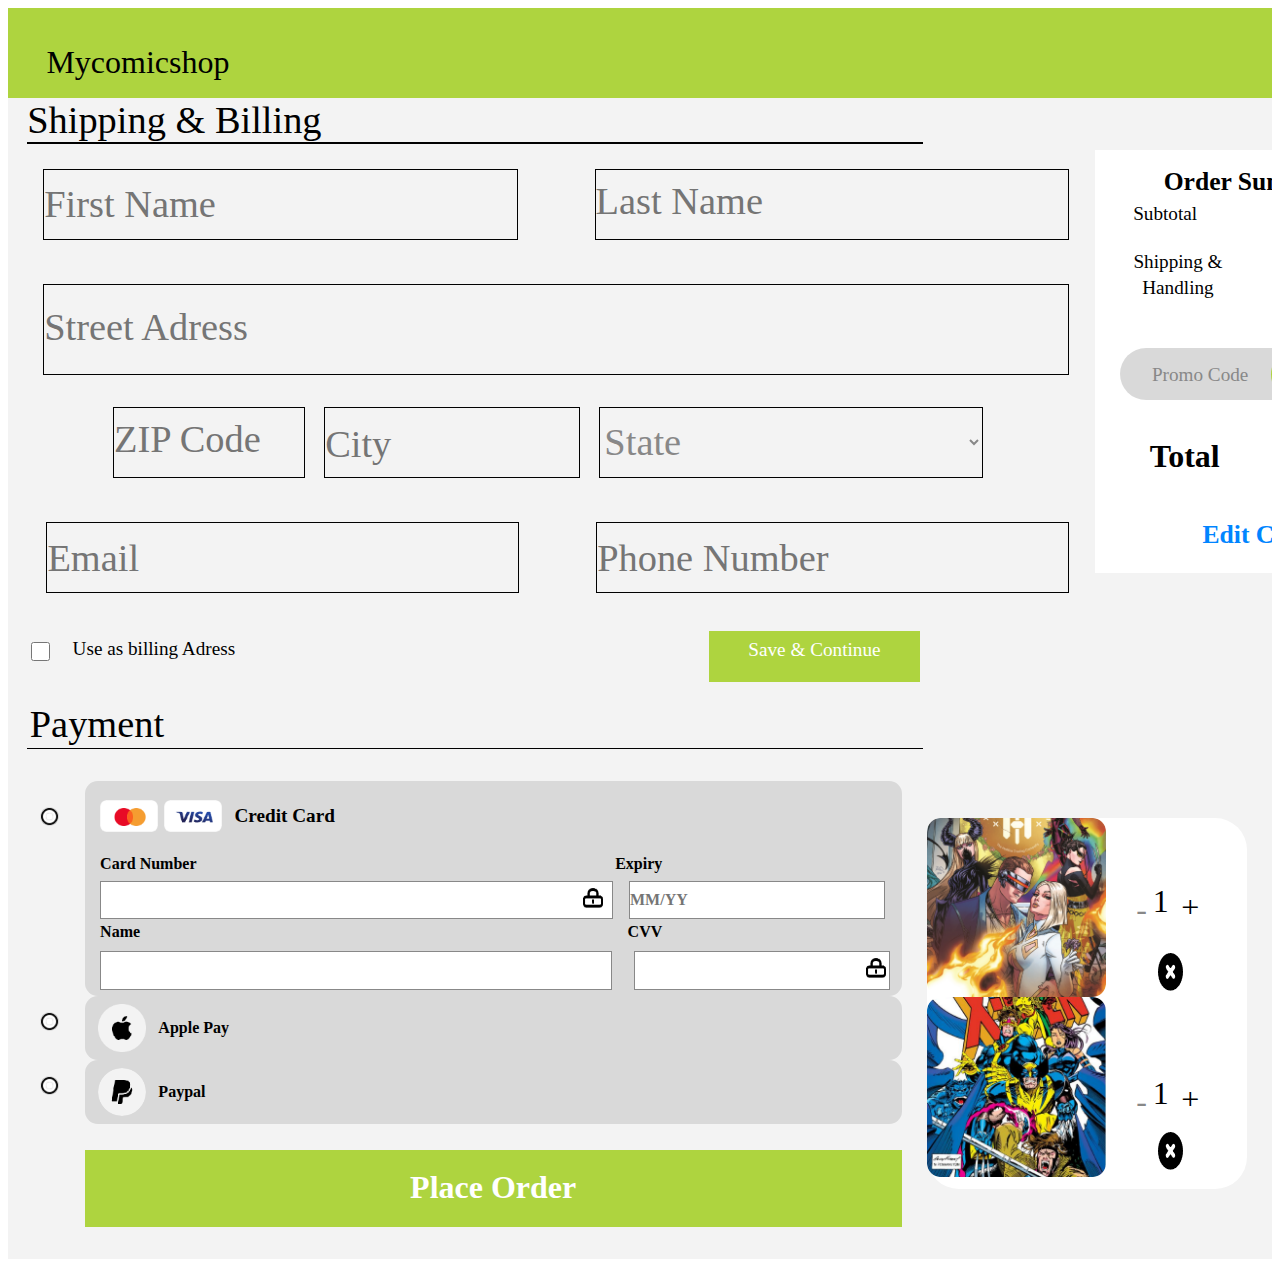
<file: Paymentdelivery_details.html>
<!DOCTYPE html>
<html lang="en">
  <head>
    <meta charset="UTF-8" />
    <meta http-equiv="X-UA-Compatible" content="IE=edge" />
    <meta name="viewport" content="width=device-width, initial-scale=1.0" />
    <title>Mycomicshop</title>
    <link rel="stylesheet" href="./css/style.css" />
    <link rel="stylesheet" href="./css/Paymentdelivery_details.css" />
    <link rel="stylesheet" href="js/6.js">
    
  </head>
  <body>
    <div class="box-flex-col page">
      <div class="box-flex-col box-justify-start box-items-start text-wrapper">
        <span class="font_1 text">Mycomicshop</span>
      </div>
      <!--create different type of first section-->
      <div class="box-flex-col group">
        <div class="box-flex-col group_2">
          <span class="box-self-start font_2 text_2">Shipping & Billing</span>
          <div class="box-self-start section view"></div>
          <!--create the title-->
          <div class="box-flex-row box-items-start group_3 space-x-26">
            <div class="box-flex-col box-flex-auto group_4 space-y-44">
              <div class="box-flex-row space-x-78">
               
                  
				  <input type="text" class="font_4 text_4 box-flex-col box-justify-start box-items-start text-wrapper_2" placeholder="First Name">
              
                
				<input  class="font_4 text_5 box-flex-col box-justify-start box-items-start text-wrapper_3" placeholder="Last Name" type="text">
              </div>
              <div class="box-flex-col space-y-29">
              
				<input  class="font_4 text_10 box-flex-col box-justify-start box-items-start text-wrapper_4" placeholder="Street Adress" type="text">
                <div class="box-flex-row box-justify-center space-x-20">
                  
				  <input type="text" class="font_4 box-flex-col box-justify-start box-items-center text-wrapper_6" placeholder="ZIP Code">
				  
				  <input type="text" class="font_4 text_13 box-flex-col box-justify-start box-items-start text-wrapper_7" placeholder="City">
               
				 
				 <select class="box-flex-row section_5 space-x-214 box-self-start font_4 text_14 " style="background-color: #f3f3f3;">
				     <option>State</option>
				 </select>
                  
                </div>
              </div>
              <div class="box-flex-row space-x-78">
				  <input type="text" class="font_4 text_17 box-flex-col box-justify-start box-items-start text-wrapper_8" placeholder="Email">
				  <input type="text" class="font_4 text_18 box-flex-col box-justify-start box-items-start text-wrapper_8" placeholder="Phone Number">
                <!--create all the placeholder and set the State option able to click-->
               
              </div>
            </div>
            <div class="box-flex-col box-justify-start box-shrink-0 box-relative section_2">
              <div class="box-flex-col section_3">
                <div class="box-flex-col">
                  <span class="box-self-center font_3 text_3">Order Summary</span>
                  <div class="box-self-start divider view_2"></div>
                  <div class="box-flex-col box-justify-start box-items-center box-relative group_5">
                    <div class="section_4"></div>
                    <div class="box-flex-row equal-division space-x-30 place1">
                      <div class="box-flex-col equal-division-item space-y-32">
                        <div class="box-flex-col box-self-center group_6 space-y-28">
                          <span class="box-self-start font_5 text_6">Subtotal</span>
                          <span class="font_5 text_8">Shipping &amp; Handling</span>
                        </div>
                        <span class="box-self-end font_6 text_11">Promo Code</span>
                      </div>
                      <div class="box-flex-col equal-division-item_2">
                        <span class="box-self-end font_5 text_7">$100</span>
                        <span class="box-self-end font_5 text_9">$10</span>
                        <div class="box-flex-col box-justify-start box-items-center text-wrapper_5">
                          <span class="font_6 text_12">Apply</span>
                        </div>
                      </div>
                    </div>
                  </div>
                </div>
                <div class="box-flex-row box-items-baseline box-self-center group_7 space-x-102">
                  <span class="font_1 text_15">Total</span>
                  <span class="font_6 text_16">$110</span>
                </div>
                <span class="box-self-center font_3 text_19">Edit Cart</span>
              </div>
              <div class="divider place2"></div>
            </div>
          </div>
        </div>
        <!--create order summary similar to cart-->
        <div class="box-flex-col group_8">
          <div class="box-flex-row box-justify-between">
            <div class="box-flex-row box-self-start group_9 space-x-20">
              
			  <input type="checkbox" class="box-shrink-0 section_6">
              <span class="font_5 text_20">Use as billing Adress</span>
            </div>
            <div class="box-flex-col box-justify-start box-items-center text-wrapper_9">
              <span class="text_21">Save & Continue</span>
            </div>
          </div>
          <!--create new space for buttons-->
          <span class="box-self-start font_2 text_22">Payment</span>
          <div class="box-self-start section view_3"></div>
        </div>
        <div class="box-flex-row group_10 space-x-25">
          <div class="box-flex-col box-items-center box-shrink-0 box-self-start group_12">
            <img class="image_4" src="./images/ac4525a83dbcaee8f5119d6f248d5878.png" />
            <img class="image_4 image_12" src="./images/ac4525a83dbcaee8f5119d6f248d5878.png" />
            <img class="image_4 image_14" src="./images/ac4525a83dbcaee8f5119d6f248d5878.png" />
          </div>
          <div class="box-flex-col box-flex-auto">
            <div class="box-flex-col section_7">
              <div class="box-flex-row box-items-center group_11">
                <img class="image_2" src="./images/f67ae296243df5361645e441b87ae268.png" />
                <img class="image_2 image_3" src="./images/dd9d8b353eb5b018a3aa0e864f33fca4.png" />
                <span class="text_23">Credit Card</span>
              </div>
              <div class="box-flex-row box-justify-between box-items-center group_11 view_4">
                <span class="font_7">Card Number</span>
                <span class="font_8 text_24">Expiry</span>
              </div>
              <div class="box-flex-row group_11 view_5 space-x-18">
				  <input type="text" class="box-flex-col box-justify-start box-items-end box-flex-auto image-wrapper" style="font-size: 1.25vw;color: #888888;">
                
                  <img  src="./images/c437b9ca4875beb09908b506deea6111.png" style="z-index: 1;margin-left: -30px;width: 20px;height: 20px;margin-top: 7px;" />
              
				<input type="text" class="font_8 text_25 box-flex-col box-justify-start box-items-end box-shrink-0 text-wrapper_10" placeholder="MM/YY">
                
              </div>
              <div class="box-flex-row box-justify-between group_11 view_8">
                <span class="font_7">Name</span>
                <span class="font_7 text_26">CVV</span>
              </div>
              <div class="box-flex-row group_11 view_9 space-x-22">
                
				<input type="text" class="box-flex-auto section_10"style="font-size: 1.25vw;color: #888888;">
				<input type="text"class="box-flex-col box-justify-start box-items-end box-shrink-0 image-wrapper_2"style="font-size: 1.25vw;color: #888888;">
                
                  <img  src="./images/c437b9ca4875beb09908b506deea6111.png"style="z-index: 1;margin-left: -30px;width: 20px;height: 20px;margin-top: 7px;" />
               
              </div>
            </div>
            <div class="box-flex-row box-items-center section_11 space-x-10">
              <img class="image_11" src="./images/347128f0104d8cbc4fad8fb9b2a29b17.png" />
              <span class="font_8 text_27">Apple Pay</span>
            </div>
            <div class="box-flex-row box-items-center section_11 space-x-10">
              <img class="image_13" src="./images/71f000c9f35c069f8cf249af7293d063.png" />
              <span class="font_8 text_27">Paypal</span>
            </div>
            <div class="box-flex-col box-justify-start box-items-center button" id="6">
              <span class="font_1 text_28">Place Order</span>
            </div>
          </div>
          <!--create payment section-->
          <div class="box-flex-row box-shrink-0 box-self-center section_8 space-x-19">
            <div class="box-flex-col box-items-center">
              <img class="image_5" src="./images/69358de8a321000d72047ab3c9fde202.png" />
              <img class="image_5" src="./images/863c902a69ac9ead445c2e11ff3f79fd.png" />
            </div>
            <div class="box-flex-col box-self-start group_13">
              <div class="box-flex-row group_14">
                <div class="box-flex-col box-justify-start box-items-center box-self-start text-wrapper_11 view_7">
                  <span class="font_10">-</span>
                </div>
                <div class="box-flex-col box-justify-start box-relative group_15">
                  <div class="section_9"></div>
                  <span class="font_1 place3">1</span>
                </div>
                <div class="box-flex-col box-justify-start box-items-center box-self-start text-wrapper_11 view_6">
                  <span class="font_9">+</span>
                </div>
              </div>
              <img class="box-self-center image_8 image_9" src="./images/a1dfc6fd81249ba15043ad35ce0f9241.png" />
              <div class="box-flex-col group_16 space-y-24">
                <div class="box-flex-row group_14">
                  <div class="box-flex-col box-justify-start box-items-center box-self-start text-wrapper_11 view_7">
                    <span class="font_10">-</span>
                  </div>
                  <div class="box-flex-col box-justify-start box-relative group_15">
                    <div class="section_9"></div>
                    <span class="font_1 place3">1</span>
                  </div>
                  <div class="box-flex-col box-justify-start box-items-center box-self-start text-wrapper_11 view_6">
                    <span class="font_9">+</span>
                  </div>
                </div>
                <img class="box-self-center image_8" src="./images/a1dfc6fd81249ba15043ad35ce0f9241.png" />
              </div>
            </div>
          </div>
        </div>
      </div>
    </div>
    <!--create a box for selected books-->
  </body>
</html>

<script>const element = document.getElementById('6');
  element.addEventListener('click', function() {
    window.location.href = 'Confirmation.html';
});</script>
</file>
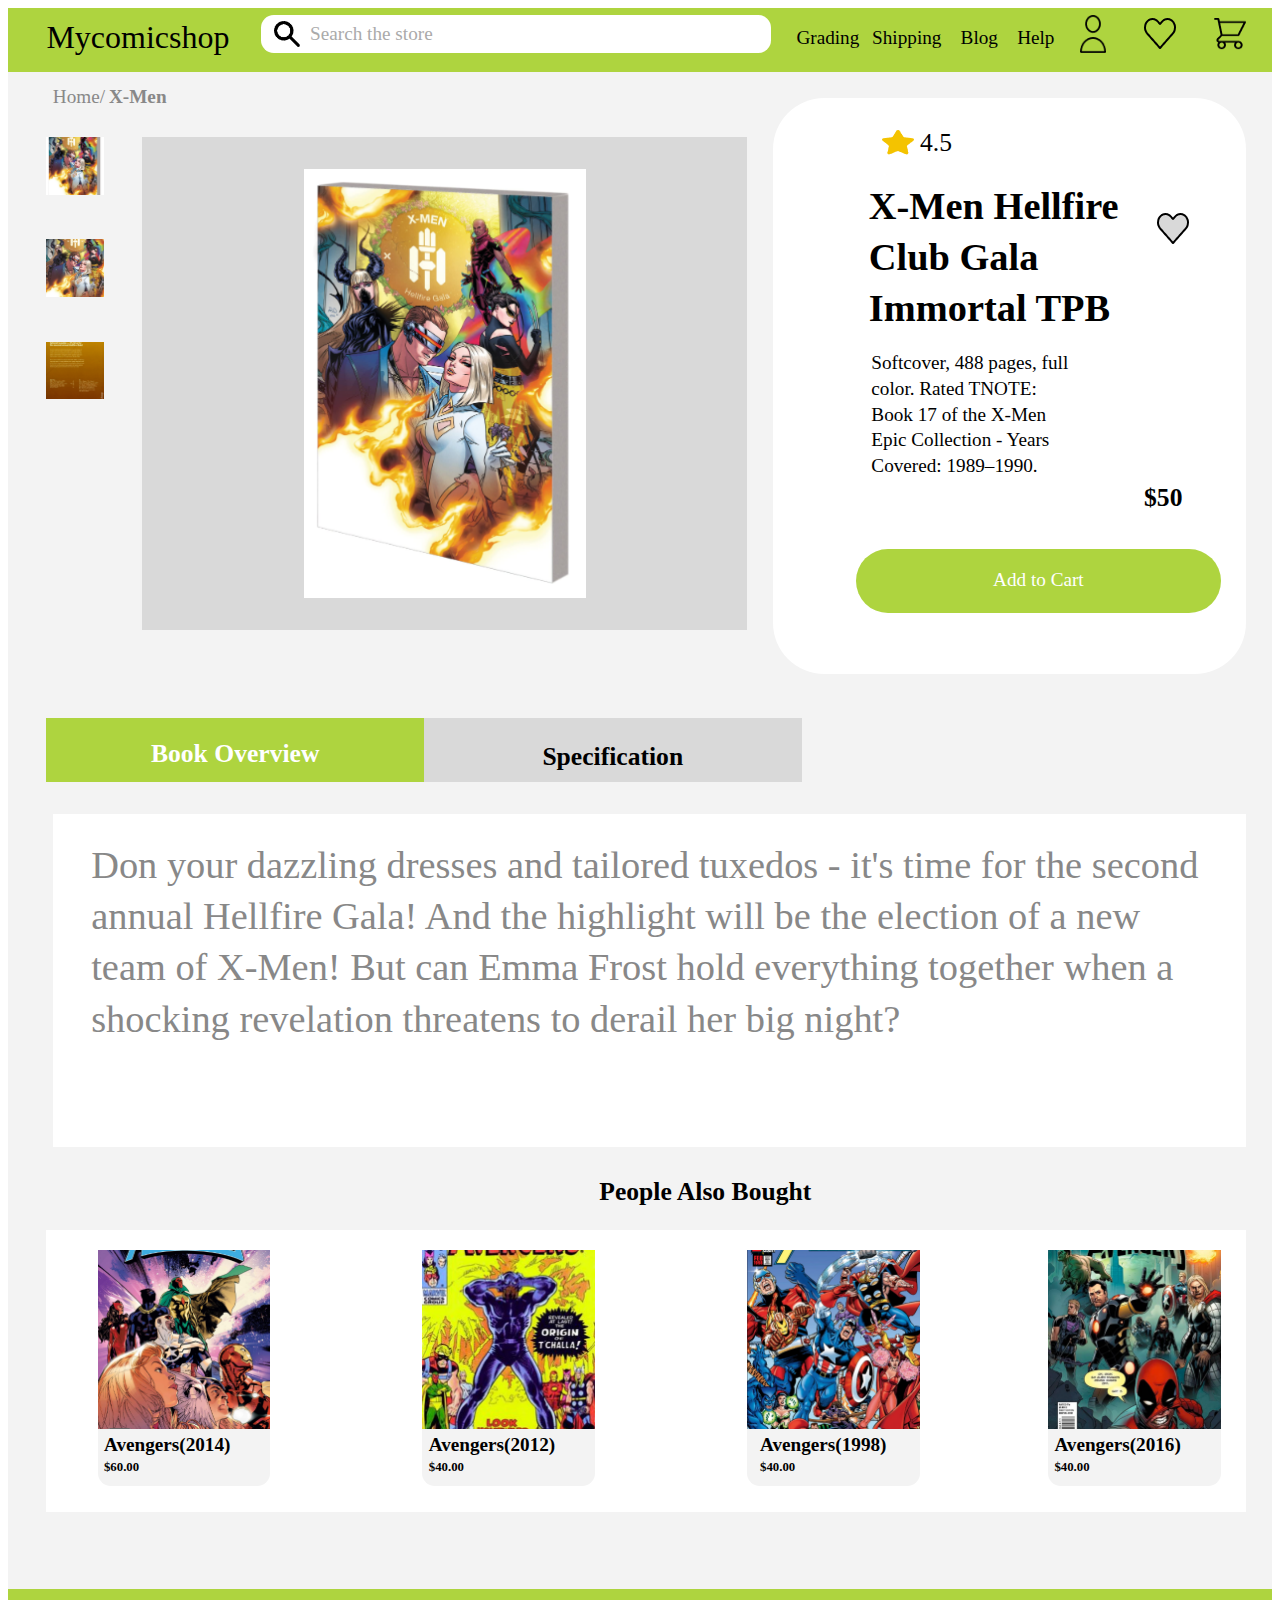
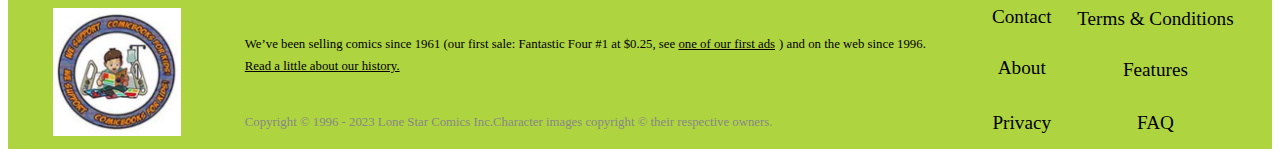
<file: product_page1.html>
<!DOCTYPE html>
<html lang="en">
  <head>
    <meta charset="UTF-8" />
    <meta http-equiv="X-UA-Compatible" content="IE=edge" />
    <meta name="viewport" content="width=device-width, initial-scale=1.0" />
    <title>Mycomicshop</title>
    <link rel="stylesheet" href="./css/style.css" />
    <link rel="stylesheet" href="./css/product_page1.css" />
    <link rel="stylesheet" href="js/3.js">
    
  </head>
  <body>
    <div class="box-flex-col page">
      <div class="box-flex-row header">
        <span class="box-self-start text">Mycomicshop</span>
        <div class="box-flex-row box-flex-auto box-self-center group">
          <div class="box-flex-row box-items-center box-flex-auto search space-x-10">
            <img class="image_5" src="./images/1d65f8ee6dcee14753bcc9f6f39f2aca.png" />
            <span class="font_1 text_2">Search the store</span>
          </div>
          <span class="box-self-start font_2 text_3">Grading</span>
          <span class="box-self-start font_2 text_4">Shipping</span>
          <span class="box-self-start font_2 text_5">Blog</span>
          <span class="box-self-start font_2 text_6">Help</span>
        </div>
        <img class="box-shrink-0 box-self-center image" src="./images/2cc0f80ae9a9c17bf876f8f08efc5c70.png" />
        <img
          class="box-shrink-0 box-self-center image_3 image_4"
          src="./images/9252a08e1639c86ebe4ed85638f3954e.png"
        />
        <img class="box-shrink-0 box-self-center image_2" src="./images/f510aa408eeaf7a91d8e35ce66040490.png" />
      </div>
      <!--create first section-->
      <div class="box-flex-col box-flex-auto group_2 space-y-75">
        <div class="box-flex-col group_3 space-y-47">
          <div class="box-flex-row box-items-start space-x-26">
            <div class="box-flex-col box-flex-auto space-y-34">
              <div class="box-self-start group_4">
                <span class="font_2 text_7">Home/</span>
                <span class="font_1 text_8">X-Men</span>
              </div>
              <!--create the indication of current location-->
              <div class="box-flex-row space-x-40">
                <div class="box-flex-col box-items-center box-shrink-0 box-self-start space-y-42">
                  <img class="image_7" src="./images/ff064aea55872f4130137247714da15f.png" />
                  <img class="image_7" src="./images/2a6c973448c456d298bd641926d922e1.png" />
                  <img class="image_7" src="./images/c164bd0e1720ef2008f36a931bb87476.png" />
                </div>
                <!--small pictures on the side-->
                <div class="box-flex-col box-justify-start box-items-center box-flex-auto image-wrapper">
                  <img class="image_8" src="./images/47782896a95312dd27d61b20e19a9637.png" />
                </div>
              </div>
            </div>
            <!--picture that customer see-->
            <div class="box-flex-col box-shrink-0 section">
              <div class="box-flex-col group_5 space-y-26">
                <div class="box-flex-row box-items-center group_6 space-x-6">
                  <img class="image_6" src="./images/75a9405e747c7e342d17481c2ace3d32.png" />
                  <span class="font_3 text_9">4.5</span>
                </div>
                <div class="box-flex-col group_7">
                  <div class="box-flex-row">
                    <span class="font_4 text_10">X-Men Hellfire Club Gala Immortal TPB</span>
                    <img
                      class="box-shrink-0 box-self-start image_3 image_9"
                      src="./images/acf79b832fc7e327c31130f0c2e823b8.png"
                    />
                  </div>
                  <span class="box-self-start font_2 text_11">
                    Softcover, 488 pages, full color. Rated TNOTE: Book 17 of the X-Men Epic Collection - Years Covered:
                    1989–1990.
                  </span>
                  <span class="box-self-end text_12">$50</span>
                </div>
              </div>
              <div class="box-flex-col box-justify-start box-items-center button" id="3">
                <span class="font_1 text_13">Add to Cart</span>
              </div>
            </div>
          </div>
          <!--information about the book and some button-->
          <div class="box-flex-col space-y-30">
            <div class="box-flex-row">
              <div class="box-flex-col box-justify-start box-items-center text-wrapper">
                <span class="font_3 text_14">Book Overview</span>
              </div>
              <div class="box-flex-col box-justify-start box-items-center text-wrapper_2">
                <span class="font_3">Specification</span>
              </div>
            </div>
            <!--two boxes shown for before the description sentence-->
            <div class="box-flex-col box-justify-start text-wrapper_3">
              <span class="font_4 text_15">
                Don your dazzling dresses and tailored tuxedos - it's time for the second annual Hellfire Gala! And the
                highlight will be the election of a new team of X-Men! But can Emma Frost hold everything together when
                a shocking revelation threatens to derail her big night?
              </span>
            </div>
            <div class="box-flex-col space-y-24">
              <span class="box-self-end font_3 text_16">People Also Bought</span>
              <div class="box-flex-row box-justify-between section_2">
                <div class="box-flex-col">
                  <img class="image_10" src="./images/282a1c33fe1702e48bf5f3203f98b15e.png" />
                  <div class="box-flex-col box-items-start section_3 space-y-6">
                    <span class="font_5">Avengers(2014)</span>
                    <span class="font_6">$60.00</span>
                  </div>
                </div>
                <div class="box-flex-col">
                  <img class="image_11" src="./images/54e83b85ad8f5a2b1bab697f07a48640.png" />
                  <div class="box-flex-col box-items-start section_4 space-y-6">
                    <span class="font_5">Avengers(2012)</span>
                    <span class="font_6">$40.00</span>
                  </div>
                </div>
                <div class="box-flex-row space-x-126">
                  <div class="box-flex-col">
                    <img class="image_10" src="./images/01ff0c4720a6045ad9169e038ca1b4b6.png" />
                    <div class="box-flex-col box-items-start section_5 space-y-4">
                      <span class="font_5">Avengers(1998)</span>
                      <span class="font_6">$40.00</span>
                    </div>
                  </div>
                  <div class="box-flex-col">
                    <img class="image_10" src="./images/4c677c36bdedb63e5192d0ecaf7e7fc1.png" />
                    <div class="box-flex-col box-items-start section_6 space-y-4">
                      <span class="font_5">Avengers(2016)</span>
                      <span class="font_6">$40.00</span>
                    </div>
                  </div>
                </div>
              </div>
            </div>
          </div>
        </div>
        <!--automatic recommendation before footer-->
        <div class="box-flex-row box-items-center section_7 space-x-26">
          <div class="box-flex-row box-items-center box-flex-auto space-x-26">
            <div class="box-flex-row box-items-start box-flex-auto space-x-64">
              <img class="box-shrink-0 image_12" src="./images/2145dc69baadcf2ed4173b0a7d13b19a.png" />
              <div class="box-flex-col box-flex-auto group_8 space-y-40">
                <div class="group_9">
                  <span class="font_8 text_18">
                    We’ve been selling comics since 1961 (our first sale: Fantastic Four #1 at $0.25, see
                  </span>
                  <span class="font_8 text_19">one of our first ads</span>
                  <span class="font_8 text_20">) and on the web since 1996.</span>
                  <span class="font_8 text_19">
                    <br />
                    Read a little about our history.
                  </span>
                </div>
                <span class="text_25">
                  Copyright © 1996 - 2023 Lone Star Comics Inc.Character images copyright © their respective owners.
                </span>
              </div>
            </div>
            <div class="box-flex-col box-shrink-0 space-y-40">
              <span class="font_7 text_17">Contact</span>
              <div class="box-flex-col box-items-center space-y-38">
                <span class="font_7 text_21">About</span>
                <span class="font_7 text_23">Privacy</span>
              </div>
            </div>
          </div>
          <div class="box-flex-col space-y-40">
            <span class="font_7">Terms &amp; Conditions</span>
            <div class="box-flex-col box-items-center space-y-40">
              <span class="font_7 text_22">Features</span>
              <span class="font_7 text_24">FAQ</span>
            </div>
          </div>
        </div>
      </div>
    </div>
    <!--footer-->
  </body>
</html>
<script>const element = document.getElementById('3');
  element.addEventListener('click', function() {
    window.location.href = 'product_page2.html';
});
</script>
</file>
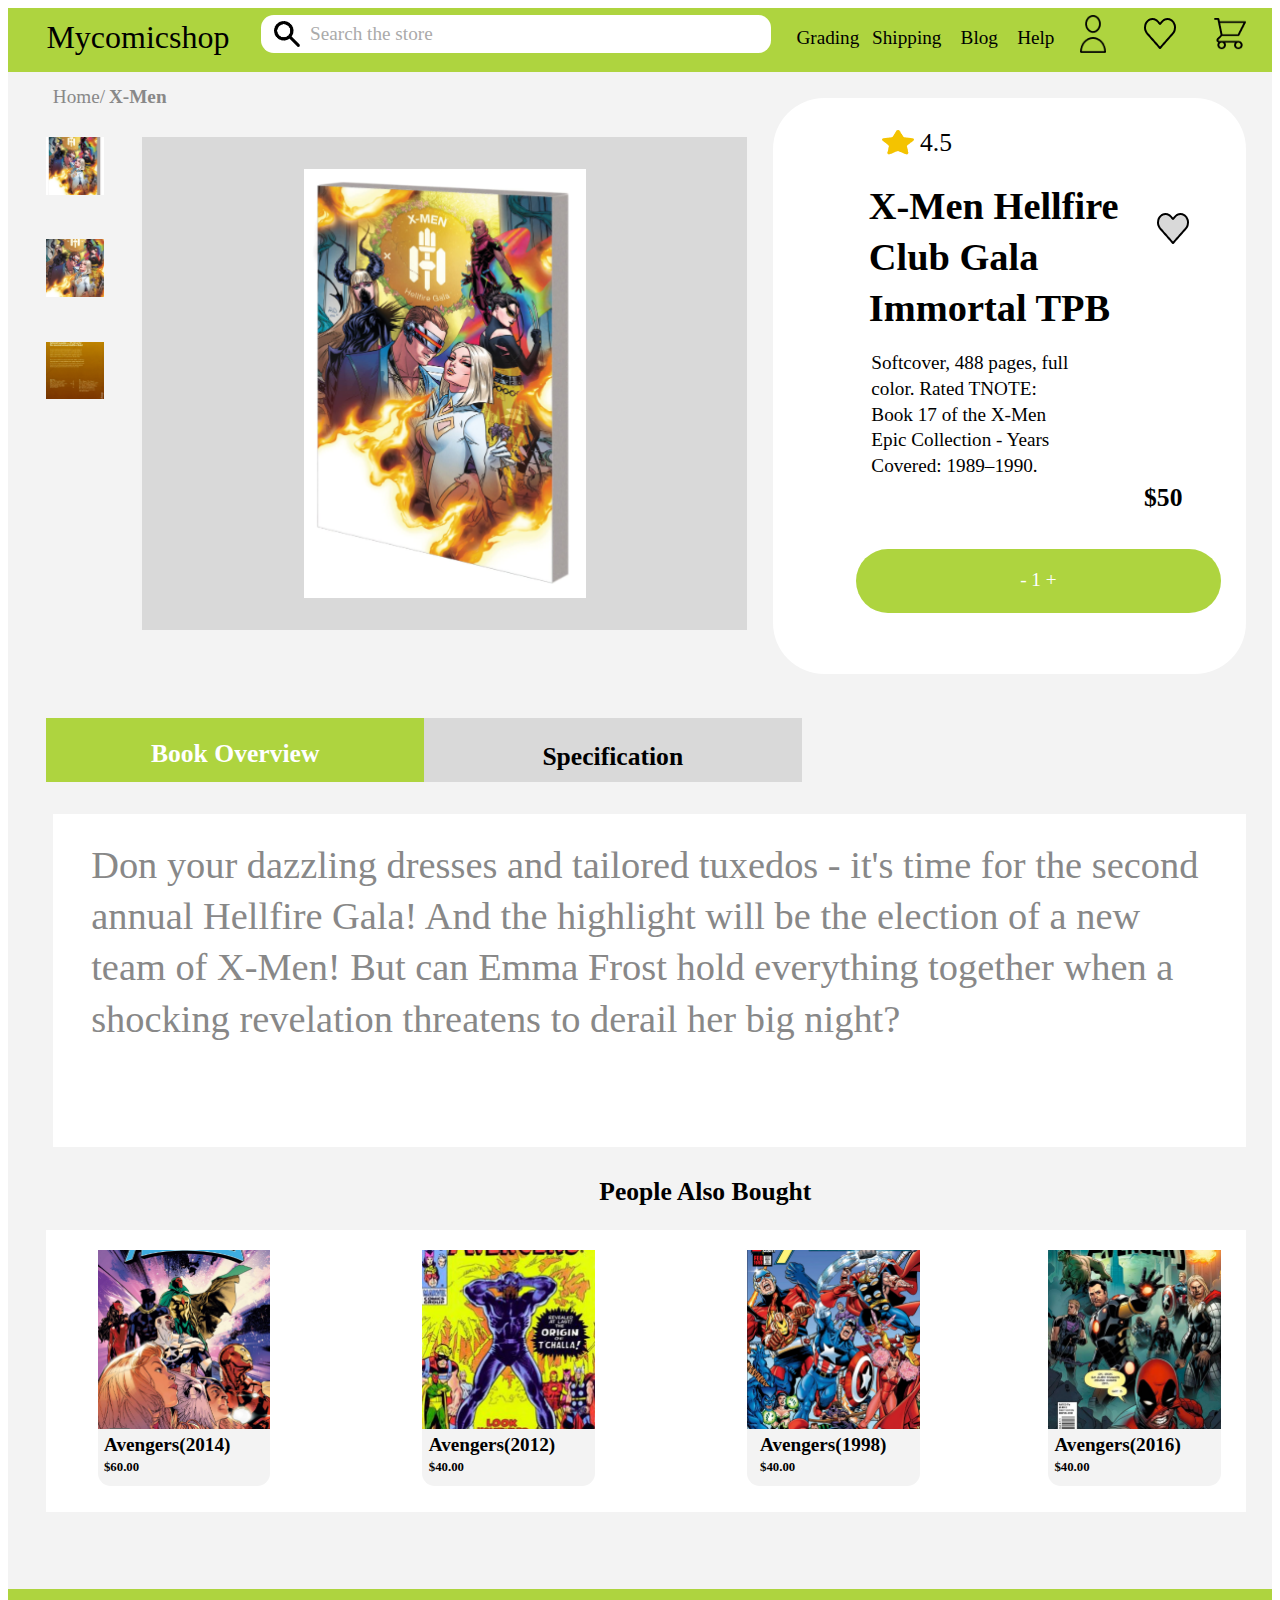
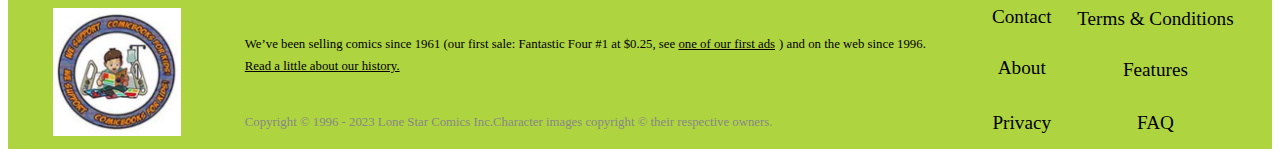
<file: product_page2.html>
<!DOCTYPE html>
<html lang="en">
  <head>
    <meta charset="UTF-8" />
    <meta http-equiv="X-UA-Compatible" content="IE=edge" />
    <meta name="viewport" content="width=device-width, initial-scale=1.0" />
    <title>Mycomicshop</title>
    <link rel="stylesheet" href="./css/style.css" />
    <link rel="stylesheet" href="./css/product_page1.css" />
    <link rel="stylesheet" href="js/4.js">
    
  </head>
  <body>
    <div class="box-flex-col page">
      <div class="box-flex-row header">
        <span class="box-self-start text">Mycomicshop</span>
        <div class="box-flex-row box-flex-auto box-self-center group">
          <div class="box-flex-row box-items-center box-flex-auto search space-x-10">
            <img class="image_5" src="./images/1d65f8ee6dcee14753bcc9f6f39f2aca.png" />
            <span class="font_1 text_2">Search the store</span>
          </div>
          <span class="box-self-start font_2 text_3">Grading</span>
          <span class="box-self-start font_2 text_4">Shipping</span>
          <span class="box-self-start font_2 text_5">Blog</span>
          <span class="box-self-start font_2 text_6">Help</span>
        </div>
        <img class="box-shrink-0 box-self-center image" src="./images/2cc0f80ae9a9c17bf876f8f08efc5c70.png" />
        <img
          class="box-shrink-0 box-self-center image_3 image_4"
          src="./images/9252a08e1639c86ebe4ed85638f3954e.png"
        />
        <img class="box-shrink-0 box-self-center image_2" id="4" src="./images/f510aa408eeaf7a91d8e35ce66040490.png" />
      </div>
      <!--create first section-->
      <div class="box-flex-col box-flex-auto group_2 space-y-75">
        <div class="box-flex-col group_3 space-y-47">
          <div class="box-flex-row box-items-start space-x-26">
            <div class="box-flex-col box-flex-auto space-y-34">
              <div class="box-self-start group_4">
                <span class="font_2 text_7">Home/</span>
                <span class="font_1 text_8">X-Men</span>
              </div>
              <!--create the indication of current location-->
              <div class="box-flex-row space-x-40">
                <div class="box-flex-col box-items-center box-shrink-0 box-self-start space-y-42">
                  <img class="image_7" src="./images/ff064aea55872f4130137247714da15f.png" />
                  <img class="image_7" src="./images/2a6c973448c456d298bd641926d922e1.png" />
                  <img class="image_7" src="./images/c164bd0e1720ef2008f36a931bb87476.png" />
                </div>
                <!--small pictures on the side-->
                <div class="box-flex-col box-justify-start box-items-center box-flex-auto image-wrapper">
                  <img class="image_8" src="./images/47782896a95312dd27d61b20e19a9637.png" />
                </div>
              </div>
            </div>
            <!--picture that customer see-->
            <div class="box-flex-col box-shrink-0 section">
              <div class="box-flex-col group_5 space-y-26">
                <div class="box-flex-row box-items-center group_6 space-x-6">
                  <img class="image_6" src="./images/75a9405e747c7e342d17481c2ace3d32.png" />
                  <span class="font_3 text_9">4.5</span>
                </div>
                <div class="box-flex-col group_7">
                  <div class="box-flex-row">
                    <span class="font_4 text_10">X-Men Hellfire Club Gala Immortal TPB</span>
                    <img
                      class="box-shrink-0 box-self-start image_3 image_9"
                      src="./images/acf79b832fc7e327c31130f0c2e823b8.png"
                    />
                  </div>
                  <span class="box-self-start font_2 text_11">
                    Softcover, 488 pages, full color. Rated TNOTE: Book 17 of the X-Men Epic Collection - Years Covered:
                    1989–1990.
                  </span>
                  <span class="box-self-end text_12">$50</span>
                </div>
              </div>
              <div class="box-flex-col box-justify-start box-items-center button">
                <span class="font_1 text_13">- 1 +</span>
              </div>
              <!--button change to quantity adjustment-->
            </div>
          </div>
          <!--information about the book and some button-->
          <div class="box-flex-col space-y-30">
            <div class="box-flex-row">
              <div class="box-flex-col box-justify-start box-items-center text-wrapper">
                <span class="font_3 text_14">Book Overview</span>
              </div>
              <div class="box-flex-col box-justify-start box-items-center text-wrapper_2">
                <span class="font_3">Specification</span>
              </div>
            </div>
            <!--two boxes shown for before the description sentence-->
            <div class="box-flex-col box-justify-start text-wrapper_3">
              <span class="font_4 text_15">
                Don your dazzling dresses and tailored tuxedos - it's time for the second annual Hellfire Gala! And the
                highlight will be the election of a new team of X-Men! But can Emma Frost hold everything together when
                a shocking revelation threatens to derail her big night?
              </span>
            </div>
            <div class="box-flex-col space-y-24">
              <span class="box-self-end font_3 text_16">People Also Bought</span>
              <div class="box-flex-row box-justify-between section_2">
                <div class="box-flex-col">
                  <img class="image_10" src="./images/282a1c33fe1702e48bf5f3203f98b15e.png" />
                  <div class="box-flex-col box-items-start section_3 space-y-6">
                    <span class="font_5">Avengers(2014)</span>
                    <span class="font_6">$60.00</span>
                  </div>
                </div>
                <div class="box-flex-col">
                  <img class="image_11" src="./images/54e83b85ad8f5a2b1bab697f07a48640.png" />
                  <div class="box-flex-col box-items-start section_4 space-y-6">
                    <span class="font_5">Avengers(2012)</span>
                    <span class="font_6">$40.00</span>
                  </div>
                </div>
                <div class="box-flex-row space-x-126">
                  <div class="box-flex-col">
                    <img class="image_10" src="./images/01ff0c4720a6045ad9169e038ca1b4b6.png" />
                    <div class="box-flex-col box-items-start section_5 space-y-4">
                      <span class="font_5">Avengers(1998)</span>
                      <span class="font_6">$40.00</span>
                    </div>
                  </div>
                  <div class="box-flex-col">
                    <img class="image_10" src="./images/4c677c36bdedb63e5192d0ecaf7e7fc1.png" />
                    <div class="box-flex-col box-items-start section_6 space-y-4">
                      <span class="font_5">Avengers(2016)</span>
                      <span class="font_6">$40.00</span>
                    </div>
                  </div>
                </div>
              </div>
            </div>
          </div>
        </div>
        <!--automatic recommendation before footer-->
        <div class="box-flex-row box-items-center section_7 space-x-26">
          <div class="box-flex-row box-items-center box-flex-auto space-x-26">
            <div class="box-flex-row box-items-start box-flex-auto space-x-64">
              <img class="box-shrink-0 image_12" src="./images/2145dc69baadcf2ed4173b0a7d13b19a.png" />
              <div class="box-flex-col box-flex-auto group_8 space-y-40">
                <div class="group_9">
                  <span class="font_8 text_18">
                    We’ve been selling comics since 1961 (our first sale: Fantastic Four #1 at $0.25, see
                  </span>
                  <span class="font_8 text_19">one of our first ads</span>
                  <span class="font_8 text_20">) and on the web since 1996.</span>
                  <span class="font_8 text_19">
                    <br />
                    Read a little about our history.
                  </span>
                </div>
                <span class="text_25">
                  Copyright © 1996 - 2023 Lone Star Comics Inc.Character images copyright © their respective owners.
                </span>
              </div>
            </div>
            <div class="box-flex-col box-shrink-0 space-y-40">
              <span class="font_7 text_17">Contact</span>
              <div class="box-flex-col box-items-center space-y-38">
                <span class="font_7 text_21">About</span>
                <span class="font_7 text_23">Privacy</span>
              </div>
            </div>
          </div>
          <div class="box-flex-col space-y-40">
            <span class="font_7">Terms &amp; Conditions</span>
            <div class="box-flex-col box-items-center space-y-40">
              <span class="font_7 text_22">Features</span>
              <span class="font_7 text_24">FAQ</span>
            </div>
          </div>
        </div>
      </div>
    </div>
    <!--footer-->
  </body>
</html>

<script>const element = document.getElementById('4');
  element.addEventListener('click', function() {
    window.location.href = 'cart.html';
});
</script>
</file>
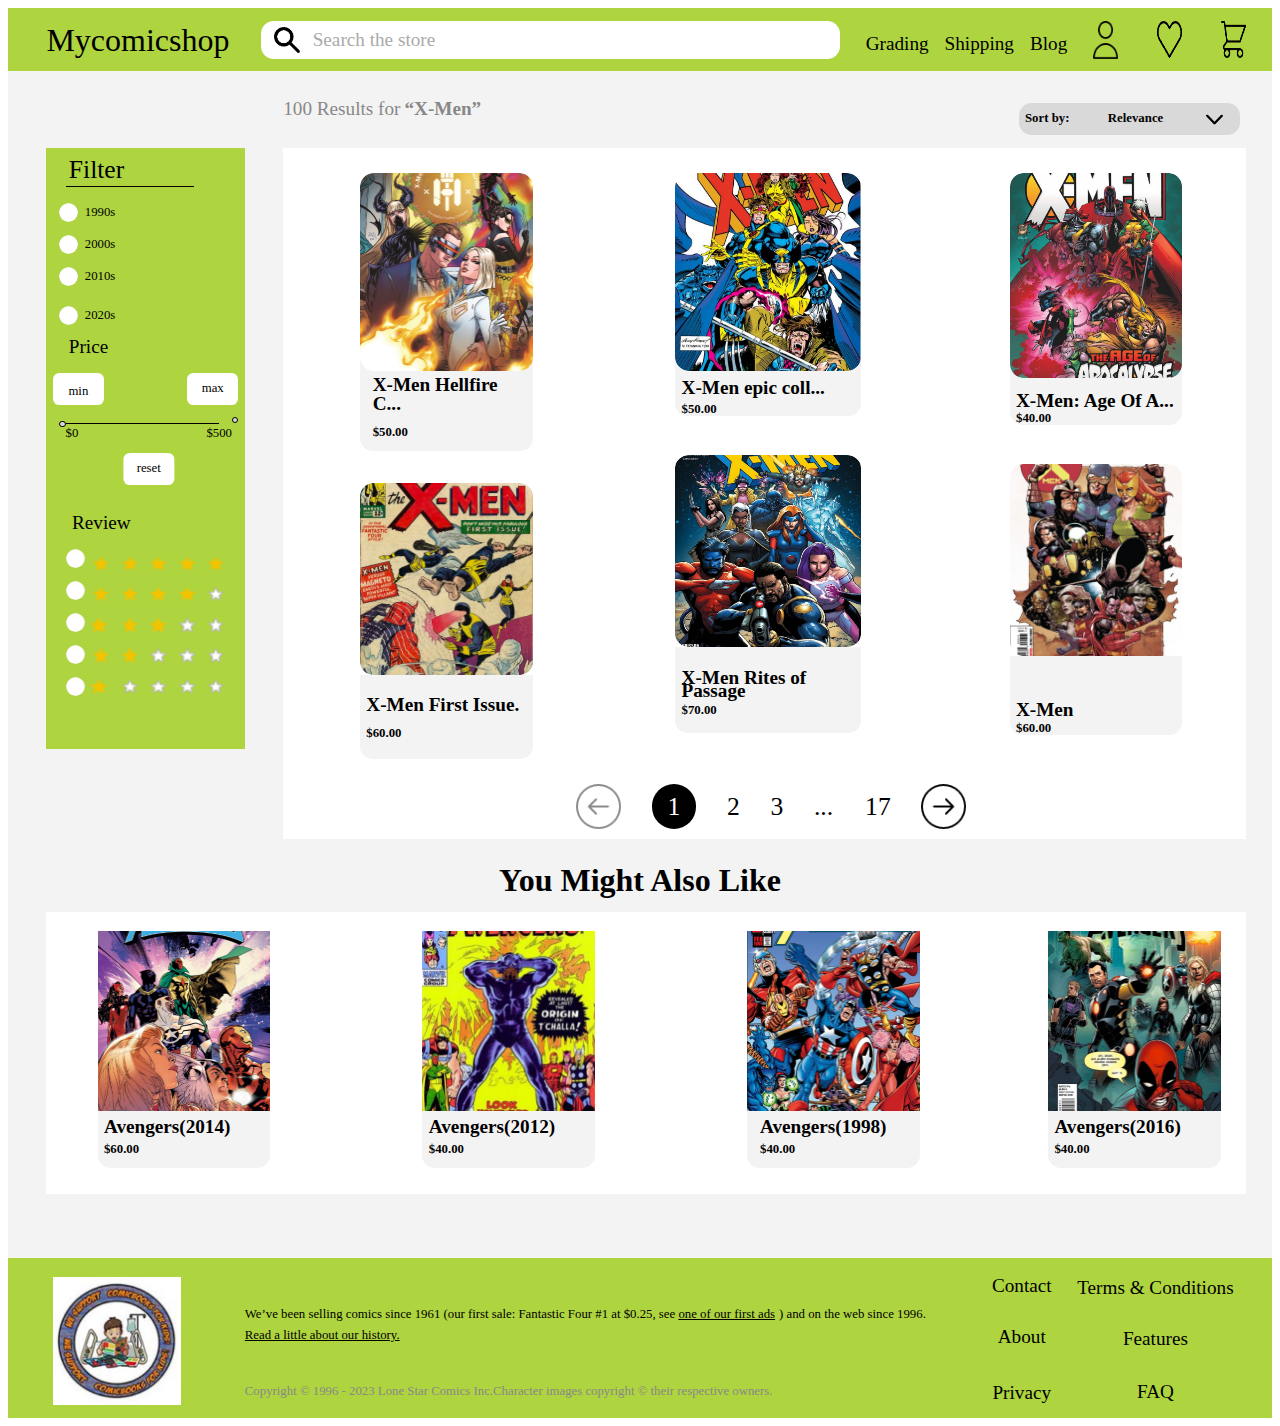
<file: search_results.html>
<!DOCTYPE html>
<html lang="en">
  <head>
    <meta charset="UTF-8" />
    <meta http-equiv="X-UA-Compatible" content="IE=edge" />
    <meta name="viewport" content="width=device-width, initial-scale=1.0" />
    <title>Mycomicshop</title>
    <link rel="stylesheet" href="./css/style.css" />
    <link rel="stylesheet" href="./css/search_results.css" />
    <link rel="stylesheet" href="js/2.js">
    
  </head>
  <body>
    <div class="box-flex-col page">
      <div class="box-flex-row box-items-center section">
        <div class="box-flex-row box-items-center box-flex-auto space-x-34">
          <span class="font_1">Mycomicshop</span>
          <div class="box-flex-row box-flex-auto">
            <div class="box-flex-row box-items-center box-flex-auto section_2 space-x-10">
              <img class="image_4" src="./images/1d65f8ee6dcee14753bcc9f6f39f2aca.png" />
              <span class="font_2 text">Search the store</span>
            </div>
            <span class="box-self-start font_3 text_2">Grading</span>
            <span class="box-self-start font_3 text_3">Shipping</span>
            <span class="box-self-start font_3 text_4">Blog</span>
          </div>
        </div>
        <img class="box-shrink-0 image" src="./images/2cc0f80ae9a9c17bf876f8f08efc5c70.png" />
        <img class="box-shrink-0 image_3" src="./images/9252a08e1639c86ebe4ed85638f3954e.png" />
        <img class="box-shrink-0 image_2" src="./images/f510aa408eeaf7a91d8e35ce66040490.png" />
      </div>
      <!--create first section-->
      <div class="box-flex-col group space-y-9">
        <div class="box-flex-row box-justify-between group_2">
          <div class="box-self-start group_3">
            <span class="font_2 text_5">100 Results for</span>
            <span class="text_6">“X-Men”</span>
          </div>
          <!--indication of responses-->
          <div class="box-flex-row box-items-center section_3 space-x-36">
            <span class="font_4 text_7">Sort by:</span>
            <span class="font_5 text_8">Relevance</span>
            <img class="box-shrink-0 image_4 image_5" src="./images/0fbfe696c2da4012ff75b6b850bef5ba.png" />
          </div>
        </div>
        <!--create filter-->
        <div class="box-flex-row space-x-35">
          <div class="box-flex-col box-shrink-0 box-self-start section_4">
            <span class="box-self-start font_6 text_9">Filter</span>
            <div class="box-self-center section_6"></div>
            <div class="box-flex-row box-items-center box-self-start group_6 space-x-6">
              <img class="box-shrink-0 image_8" src="./images/42601c23222ac0d96be4854836f0692a.png" />
              <span class="font_5 text_10">1990s</span>
            </div>
            <div class="box-flex-row box-items-center box-self-start group_7 space-x-6">
              <img class="box-shrink-0 image_8" src="./images/42601c23222ac0d96be4854836f0692a.png" />
              <span class="font_5">2000s</span>
            </div>
            <div class="box-flex-row box-items-center box-self-start group_8 space-x-6">
              <img class="box-shrink-0 image_8" src="./images/42601c23222ac0d96be4854836f0692a.png" />
              <span class="font_5">2010s</span>
            </div>
            <div class="box-flex-row box-items-center box-self-start group_9 space-x-6">
              <img class="box-shrink-0 image_8" src="./images/42601c23222ac0d96be4854836f0692a.png" />
              <span class="font_5">2020s</span>
            </div>
            <span class="box-self-start font_2 text_11">Price</span>
            <div class="box-flex-row group_10 space-x-81">
              <div class="box-flex-col box-justify-start box-items-center text-wrapper">
                <span class="font_5 text_13">min</span>
              </div>
              <div class="box-flex-col box-justify-start box-items-center text-wrapper">
                <span class="font_5 text_14">max</span>
              </div>
            </div>
            <div class="box-flex-col box-relative group_11">
              <div class="box-shrink-0 box-self-start section_10"></div>
              <div class="box-shrink-0 box-self-end box-relative section_10 view"></div>
              <div class="box-shrink-0 divider number"></div>
            </div>
            <div class="box-flex-row group_12 space-x-129">
              <span class="font_4">$0</span>
              <span class="font_4">$500</span>
            </div>
            <div class="box-flex-col box-items-start box-relative group_14">
              <span class="font_2 text_16">Review</span>
              <img class="image_8 image_11" src="./images/42601c23222ac0d96be4854836f0692a.png" />
              <img class="image_8 image_12" src="./images/42601c23222ac0d96be4854836f0692a.png" />
              <img class="image_8 image_13" src="./images/42601c23222ac0d96be4854836f0692a.png" />
              <img class="image_8 image_14" src="./images/42601c23222ac0d96be4854836f0692a.png" />
              <img class="image_8 image_15" src="./images/42601c23222ac0d96be4854836f0692a.png" />
              <img class="image_10 rate" src="./images/b0f314fc6e06a15e2b8e2b827f710f3c.png" />
              <div class="box-flex-col box-justify-start box-items-center text-wrapper_2 option">
                <span class="font_5 text_15">reset</span>
              </div>
            </div>
          </div>
          <!--create larger filter on left-->
          <div class="box-flex-col box-flex-auto section_5 space-y-62">
            <div class="box-flex-row box-justify-between">
              <div class="box-flex-col equal-division-item space-y-30">
                <div class="box-flex-col box-justify-start box-relative group_4" id="2">
                  <div class="box-flex-col box-items-start section_8 space-y-14">
                    <span class="font_8">X-Men Hellfire C...</span>
                    <span class="font_9">$50.00</span>
                  </div>
                  <img class="image_6 png" src="./images/de0fa27cdea7c601459310d7817f686f.png"/>
                </div>
                <div class="box-flex-col box-justify-start box-relative group_13">
                  <div class="box-flex-col box-items-start section_11 space-y-14">
                    <span class="font_8 text_17">X-Men First Issue.</span>
                    <span class="font_9">$60.00</span>
                  </div>
                  <img class="image_9 png2" src="./images/01c8cf5ec3806cd21178f6533d61ec77.png" />
                </div>
              </div>
              <div class="box-flex-col equal-division-item_2 space-y-38">
                <div class="box-flex-col box-justify-start box-relative group_4">
                  <div class="box-flex-col box-items-start section_9 space-y-6">
                    <span class="font_8">X-Men epic coll...</span>
                    <span class="font_9">$50.00</span>
                  </div>
                  <img class="image_6 png3" src="./images/84af4f0e475766dcd77bc726d993439f.png" />
                </div>
                <div class="box-flex-col box-justify-start box-relative group_13">
                  <div class="box-flex-col box-items-start section_12 space-y-8">
                    <span class="font_8 text_18">X-Men Rites of Passage</span>
                    <span class="font_9">$70.00</span>
                  </div>
                  <img class="image_9 png3" src="./images/c5d2a8222c2cf0850fdb1d0819aca035.png" />
                </div>
              </div>
              <div class="box-flex-col equal-division-item space-y-38">
                <div class="box-flex-col box-justify-start box-relative group_5">
                  <div class="box-flex-col box-items-start section_7 space-y-2">
                    <span class="font_8">X-Men: Age Of A...</span>
                    <span class="font_9">$40.00</span>
                  </div>
                  <img class="image_7 png2" src="./images/d42fc08f447a65807a5773e18dda0656.png" />
                </div>
                <div class="box-flex-col box-justify-start box-relative group_13">
                  <div class="box-flex-col box-justify-start section_7 space-y-2">
                    <span class="font_8">X-Men</span>
                    <span class="font_9">$60.00</span>
                  </div>
                  <img class="image_9 png2" src="./images/5784a24b063e8fb2142352f8659c01c5.png" />
                </div>
              </div>
            </div>
            <!--create six boxes for books-->
            <div class="box-flex-row box-justify-evenly box-items-center group_15">
              <img class="image_16" src="./images/3d39a09720e266f7a85130873c0b1f61.png" />
              <div class="box-flex-col box-justify-start box-items-center text-wrapper_4">
                <span class="font_6 text_21">1</span>
              </div>
              <span class="font_6 text_22">2</span>
              <span class="font_6 text_23">3</span>
              <div class="box-flex-row box-items-baseline space-x-30">
                <span class="font_6 text_25">...</span>
                <span class="font_6 text_24">17</span>
              </div>
              <img class="image_16" src="./images/f6ac6fa81d8fb1dfa662c34fbe64491c.png" />
            </div>
            <!--create pages-->
          </div>
        </div>
      </div>
      <div class="box-flex-col group_16 space-y-16">
        <span class="box-self-center font_1 text_26">You Might Also Like</span>
        <div class="box-flex-col space-y-68">
          <div class="box-flex-row box-justify-between section_13">
            <div class="box-flex-col">
              <img class="image_17" src="./images/282a1c33fe1702e48bf5f3203f98b15e.png" />
              <div class="box-flex-col box-items-start section_14 space-y-6">
                <span class="font_8">Avengers(2014)</span>
                <span class="font_9">$60.00</span>
              </div>
            </div>
            <div class="box-flex-col">
              <img class="image_18" src="./images/54e83b85ad8f5a2b1bab697f07a48640.png" />
              <div class="box-flex-col box-items-start section_15 space-y-6">
                <span class="font_8">Avengers(2012)</span>
                <span class="font_9">$40.00</span>
              </div>
            </div>
            <div class="box-flex-row space-x-126">
              <div class="box-flex-col">
                <img class="image_17" src="./images/01ff0c4720a6045ad9169e038ca1b4b6.png" />
                <div class="box-flex-col box-items-start section_16 space-y-4">
                  <span class="font_8">Avengers(1998)</span>
                  <span class="font_9">$40.00</span>
                </div>
              </div>
              <div class="box-flex-col">
                <img class="image_17" src="./images/4c677c36bdedb63e5192d0ecaf7e7fc1.png" />
                <div class="box-flex-col box-items-start section_17 space-y-4">
                  <span class="font_8">Avengers(2016)</span>
                  <span class="font_9">$40.00</span>
                </div>
                <!--create a box for recommended books-->
              </div>
            </div>
          </div>
          <div class="box-flex-row box-items-center section_18 space-x-26">
            <div class="box-flex-row box-items-center box-flex-auto space-x-26">
              <div class="box-flex-row box-items-start box-flex-auto space-x-64">
                <img class="box-shrink-0 image_19" src="./images/2145dc69baadcf2ed4173b0a7d13b19a.png" />
                <div class="box-flex-col box-flex-auto group_17 space-y-40">
                  <div class="group_18">
                    <span class="font_11 text_28">
                      We’ve been selling comics since 1961 (our first sale: Fantastic Four #1 at $0.25, see
                    </span>
                    <span class="font_11 text_29">one of our first ads</span>
                    <span class="font_11 text_30">) and on the web since 1996.</span>
                    <span class="font_11 text_29">
                      <br />
                      Read a little about our history.
                    </span>
                  </div>
                  <span class="font_5 text_35">
                    Copyright © 1996 - 2023 Lone Star Comics Inc.Character images copyright © their respective owners.
                  </span>
                </div>
              </div>
              <div class="box-flex-col box-shrink-0 space-y-40">
                <span class="font_10 text_27">Contact</span>
                <div class="box-flex-col box-items-center space-y-38">
                  <span class="font_10 text_31">About</span>
                  <span class="font_10 text_33">Privacy</span>
                </div>
              </div>
            </div>
            <div class="box-flex-col space-y-40">
              <span class="font_10">Terms &amp; Conditions</span>
              <div class="box-flex-col box-items-center space-y-40">
                <span class="font_10 text_32">Features</span>
                <span class="font_10 text_34">FAQ</span>
              </div>
            </div>
          </div>
        </div>
      </div>
    </div>
    <!--footer-->
  </body>
</html>
<script>const element = document.getElementById('2');
  element.addEventListener('click', function() {
    window.location.href = 'product_page1.html';
});
</script>
</file>
<file: css/style.css>
html {
  font-size: 16px;
}

body * {
  box-sizing: border-box;
  flex-shrink: 0;
}

.box-flex-row {
  display: flex;
  flex-direction: row;
}

.box-flex-col {
  display: flex;
  flex-direction: column;
}

.box-justify-start {
  justify-content: flex-start;
}

.box-justify-end {
  justify-content: flex-end;
}

.box-justify-center {
  justify-content: center;
}

.box-justify-between {
  justify-content: space-between;
}

.box-justify-around {
  justify-content: space-around;
}

.box-justify-evenly {
  justify-content: space-evenly;
}

.box-items-start {
  align-items: flex-start;
}

.box-items-end {
  align-items: flex-end;
}

.box-items-center {
  align-items: center;
}

.box-items-baseline {
  align-items: baseline;
}

.box-items-stretch {
  align-items: stretch;
}

.box-self-start {
  align-self: flex-start;
}

.box-self-end {
  align-self: flex-end;
}

.box-self-center {
  align-self: center;
}

.box-self-baseline {
  align-self: baseline;
}

.box-self-stretch {
  align-self: stretch;
}

.box-flex-1 {
  flex: 1 1 0%;
}

.box-flex-auto {
  flex: 1 1 auto;
}

.box-grow {
  flex-grow: 1;
}

.box-grow-0 {
  flex-grow: 0;
}

.box-shrink {
  flex-shrink: 1;
}

.box-shrink-0 {
  flex-shrink: 0;
}

.box-relative {
  position: relative;
}
input{
	background-color: #f3f3f3;
	color: #000;
}
/*common setting about layout of the page*/
</file>
<file: css/home_page.css>
.page {
  background-color: #f3f3f3;
  width: 100%;
  overflow-y: auto;
  overflow-x: hidden;
  height: 100%;
}
.section {
  padding: 1.5vw 2vw 0.9vw 3vw;
  background-color: #aed43f;
  overflow: hidden;
}
/*set size of first section*/
.space-x-34 > *:not(:first-child) {
  margin-left: 2.5vw;
}
.font_1 {
  font-size: 2.5vw;
  font-family: Inter;
  line-height: 2vw;
  font-weight: 700;
  color: #000000;
}
.text {
  line-height: 2vw;
  font-weight: unset;
}
.section_2 {
  padding: 0.5vw 1vw;
  background-color: #ffffff;
  border-radius: 1vw;
  height: 3vw;
}
.space-x-10 > *:not(:first-child) {
  margin-left: 0.8vw;
}
.image_4 {
  width: 2vw;
  height: 2vw;
}
.font_2 {
  font-size: 1.5vw;
  font-family: Inter;
  line-height: 1.5vw;
  color: #000000;
}
.text_2 {
  color: #aaaaaa;
  line-height: 1vw;
}
.text_3 {
  margin-left: 2vw;
  margin-top: 1vw;
  line-height: 1.5vw;
}
.text_4 {
  margin-left: 1.25vw;
  margin-top: 1vw;
  line-height: 1.5vw;
}
.text_5 {
  margin-left: 1.25vw;
  margin-top: 1vw;
  line-height: 1.5vw;
}
.image {
  margin-left: 2vw;
  width: 2vw;
  height: 3vw;
}
.image_3 {
  margin-left: 3vw;
  width: 2vw;
  height: 2vw;
}
.image_2 {
  margin-left: 3vw;
  width: 2.5vw;
  height: 2.5vw;
}
.group {
  margin-top: 2.5vw;
}
.space-y-15 > *:not(:first-child) {
  margin-top: 1vw;
}
.group_2 {
  padding-left: 3vw;
  padding-right: 3vw;
}
.group_3 {
  margin-top: 1.5vw;
}
.font_4 {
  font-size: 3vw;
  font-family: Inter;
  font-weight: 700;
  color: #000000;
}
.text_7 {
  font-weight: 800;
  line-height: 4vw;
}
.font_5 {
  font-size: 1vw;
  font-family: Inter;
  line-height: 1.5vw;
  color: #000000;
}
.text_9 {
  line-height: 1.5vw;
  word-break: break-all;
}
.section_3 {
  padding: 1vw 0.2vw 2vw 0.625vw;
  background-color: #aed43fcc;
  border-radius: 2vw;
}
/*set notification size and color*/
.image_5 {
  width: 1.25vw;
  height: 1.5vw;
}
.font_3 {
  font-size: 1.5vw;
  font-family: Inter;
  line-height: 1.7vw;
  color: #000000;
}
.text_6 {
  width: 24vw;
}
.section_4 {
  padding: 1vw 0.6vw 1vw;
  background-color: #aed43fcc;
  border-radius: 2.5vw;
}
.text_8 {
  width: 23.5vw;
}
.space-y-30 > *:not(:first-child) {
  margin-top: 2.344vw;
}
.space-y-37 > *:not(:first-child) {
  margin-top: 3vw;
}
.group_4 {
  padding: 0 4.5vw;
}
.text-wrapper {
  padding: 6vw 0;
  background-color: #ff4949;
  border-radius: 2vw;
  width: 14vw;
  height: 14vw;
}
/*set size, color of company*/
.text_10 {
  line-height: 2vw;
}
.text-wrapper_2 {
  padding: 6vw 0;
  background-color: #fc6020;
  border-radius: 2vw;
  width: 14vw;
  height: 14vw;
}
.text-wrapper_3 {
  padding: 6vw 0;
  background-color: #0085ff;
  border-radius: 2vw;
  width: 14vw;
  height: 14vw;
}
.text-wrapper_4 {
  padding: 6vw 0;
  background-color: #f4c300;
  border-radius: 2vw;
  width: 14vw;
  height: 14vw;
}
.font_6 {
  font-size: 2vw;
  font-family: Inter;
  line-height: 2vw;
  font-weight: 700;
  color: #000000;
}
.text-wrapper_5 {
  padding: 6vw 0 5.5vw;
  background-color: #e90aee;
  border-radius: 2vw;
  width: 14vw;
  height: 14vw;
  
}
.text_11 {
  line-height: 2vw;
}
.text-wrapper_6 {
  padding: 6vw 0;
  background-color: #97c7d6;
  border-radius: 2vw;
  width: 14vw;
  height: 14vw;
}
.text_12 {
  line-height: 2vw;
}
.text-wrapper_7 {
  padding: 6vw 0;
  background-color: #5956f8;
  border-radius: 2vw;
  width: 14vw;
  height: 14vw;
}
.text-wrapper_8 {
  padding: 6vw 0;
  background-color: #ff0000;
  border-radius: 2vw;
  width: 14vw;
  height: 14vw;
}
.group_5 {
  padding: 0.625vw 4vw 10vw;
  border-radius: 5vw;
}
/*set the size of "This week's Feature"*/
.space-y-38 > *:not(:first-child) {
  margin-top: 3vw;
}
.text_13 {
  line-height: 2.5vw;
}
.space-y-100 > *:not(:first-child) {
  margin-top: 8vw;
}
.space-x-147 > *:not(:first-child) {
  margin-left: 11.5vw;
}
.group_6 {
  padding-top: 9vw;
  width: 23.5vw;
}
.section_5 {
  padding: 10vw 0.625vw 1.5vw 1vw;
  background-color: #d9d9d9;
  border-radius: 2.5vw;
}
.font_7 {
  font-size: 2vw;
  font-family: Inter;
  line-height: 2vw;
  font-weight: 600;
  color: #000000;
}
.text_14 {
  line-height: 2vw;
}
.group_9 {
  padding-left: 4vw;
  padding-right: 4vw;
}
.image_7 {
  width: 2vw;
  height: 2vw;
}
.group_12 {
  padding: 0 3vw;
}
.image_8 {
  border-radius: 50%;
  width: 3vw;
  height: 3vw;
}
.text-wrapper_9 {
  padding: 1vw 0;
  background-color: #aed43f;
  border-radius: 1vw;
  width: 14vw;
}
.font_8 {
  font-size: 2vw;
  font-family: Inter;
  line-height: 1.5vw;
  font-weight: 600;
  color: #000000;
}
.image_6 {
  width: 13vw;
  height: 18vw;
}
.place {
  position: absolute;
  left: 50%;
  top: 0;
  transform: translateX(-50%);
}
/*setting for picture in "Best Selling Titles"*/
.group_7 {
  margin-right: 0.156vw;
}
.section_7 {
  padding: 10.156vw 3.984vw 1.641vw;
  background-color: #d9d9d9;
  border-radius: 2.422vw;
}
.space-y-13 > *:not(:first-child) {
  margin-top: 1.016vw;
}
.text_16 {
  line-height: 1.523vw;
}
.group_11 {
  padding-left: 1.094vw;
  padding-right: 0.156vw;
}
.view {
  margin-right: 1.016vw;
}
.group_8 {
  margin-bottom: 0.391vw;
  padding-top: 9.297vw;
  width: 23.438vw;
}
.section_6 {
  padding: 10.156vw 1.875vw 1.641vw 3.281vw;
  background-color: #d9d9d9;
  border-radius: 2.422vw;
}
.space-y-12 > *:not(:first-child) {
  margin-top: 0.938vw;
}
.text_15 {
  line-height: 1.523vw;
}
.group_10 {
  padding: 0 1.875vw;
}
.group_13 {
  padding: 0 0.781vw;
}

.equal-division-item {
  padding: 9.531vw 0 0.469vw;
  width: 23.438vw;
}
.section_8 {
  padding: 10.156vw 1.719vw 1.719vw 2.344vw;
  background-color: #d9d9d9;
  border-radius: 2.422vw;
}
.space-y-10 > *:not(:first-child) {
  margin-top: 0.781vw;
}
.text_17 {
  margin-left: 0.469vw;
  line-height: 1.914vw;
}
.group_14 {
  padding-left: 2.656vw;
  padding-right: 2.188vw;
}
.group_15 {
  padding: 0 1.5vw;
}

.group_16 {
  margin-top: 5vw;
}
.space-y-65 > *:not(:first-child) {
  margin-top: 5vw;
}
.space-y-18 > *:not(:first-child) {
  margin-top: 1.5vw;
}
/*setting for "Best Selling Titles"*/
.text_18 {
  margin-left: 2.5vw;
  line-height: 3vw;
}
.section_9 {
  padding: 10.5vw 4vw 1.5vw 4vw;
  background-color: #ffffff;
  border-radius: 5vw;
}
.group_17 {
  padding-top: 23vw;
  width: 23.5vw;
}
.section_10 {
  padding: 10vw 4vw 1.5vw;
  background-color: #d9d9d9;
  border-radius: 2.5vw;
}
.text_21 {
  margin-left: 1vw;
  line-height: 1.5vw;
}
.view_3 {
  margin-top: 1.5vw;
}
.space-x-14 > *:not(:first-child) {
  margin-left: 1vw;
}
.group_19 {
  margin-top: 1vw;
}
.space-y-5 > *:not(:first-child) {
  margin-top: 0.5vw;
}
.view_5 {
  margin-right: 1vw;
}
.image_9 {
  width: 20vw;
  height: 31vw;
}

.group_18 {
  padding-top: 21.5vw;
  width: 23vw;
}
.text_19 {
  line-height: 1.5vw;
}
.view_4 {
  margin-right: 1vw;
}

.image_10 {
  margin-left: 23vw;
  margin-top: 14vw;
  width: 3.5vw;
  height: 3.5vw;
}
.view_2 {
  margin-left: -26.5vw;
}
.text_20 {
  margin-left: 1.5vw;
}

.section_11 {
  padding: 1.5vw 3.125vw 1vw 3.5vw;
  background-color: #aed43f;
  overflow: hidden;
}
/*setting for footer*/
.space-x-26 > *:not(:first-child) {
  margin-left: 2vw;
}
.space-x-64 > *:not(:first-child) {
  margin-left: 5vw;
}
.image_11 {
  width: 10vw;
  height: 10vw;
}
.group_20 {
  margin-top: 2vw;
}
.space-y-40 > *:not(:first-child) {
  margin-top: 3vw;
}
.group_21 {
  line-height: 1.5vw;
}
.text_23 {
  line-height: 1.5vw;
}
.text_24 {
  line-height: 1.5vw;
  text-decoration: underline;
  word-break: break-all;
}
.text_27 {
  color: #888888;
  font-size: 1vw;
  font-family: Inter;
  line-height: 1.25vw;
}
.font_9 {
  font-size: 1.5vw;
  font-family: Inter;
  line-height: 1vw;
  color: #000000;
}
.text_25 {
  line-height: 1.5vw;
}
.text_22 {
  line-height: 1vw;
}
.text_26 {
  line-height: 1.25vw;
}
</file>
<file: css/cart.css>
.page {
  background-color: #f3f3f3;
  width: 100%;
  overflow-y: auto;
  overflow-x: hidden;
  height: 100%;
}
.section {
  padding: 0.5vw 2vw 0.9vw 3vw;
  background-color: #aed43f;
  overflow: hidden;
}
/*setting of first section*/
.font_2 {
  font-size: 2.5vw;
  font-family: Inter;
  line-height: 2vw;
  font-weight: 700;
  color: #000000;
}
.text_2 {
  line-height: 2vw;
  font-weight: unset;
  padding-top: 1vw;
}
.group_2 {
  margin-left: 2vw;
  margin-top: 1vw;
}
.section_2 {
  padding: 0.5vw 1vw;
  background-color: #ffffff;
  border-radius: 1vw;
  height: 3vw;
}
.space-x-10 > *:not(:first-child) {
  margin-left: 0.8vw;
}
.image_4 {
  width: 2vw;
  height: 2vw;
}
.font_3 {
  font-size: 1.5vw;
  font-family: Inter;
  line-height: 1vw;
  color: #000000;
}
.text_3 {
  color: #aaaaaa;
}
.font_4 {
  font-size: 1.5vw;
  font-family: Inter;
  line-height: 1.5vw;
  color: #000000;
}
.text_4 {
  margin-left: 2vw;
  margin-top: 1vw;
  line-height: 1.5vw;
}
.text_5 {
  margin-left: 1.25vw;
  margin-top: 1vw;
  line-height: 1.5vw;
}
.text_6 {
  margin-left: 1.25vw;
  margin-top: 1vw;
  line-height: 1.5vw;
}
.text_7 {
  margin-left: 1.5vw;
  margin-top: 1vw;
  line-height: 1.5vw;
}
.image {
  margin-left: 2vw;
  margin-top: 1vw;
  width: 2vw;
  height: 3vw;
}
.image_3 {
  margin-left: 3vw;
  margin-top: 1vw;
  width: 2vw;
  height: 2vw;
}
.group {
  margin-left: 3vw;
  padding-top: 1vw;
  width: 3vw;
}
.image_2 {
  width: 2vw;
  height: 2.5vw;
}
.text-wrapper {
  padding: 0.625vw 0;
  background-color: #d9d9d9;
  border-radius: 50%;
  width: 2.5vw;
}
.cartnumber {
  position: absolute;
  right: 0;
  top: 0;
}
.font_1 {
  font-size: 1.5vw;
  font-family: Inter;
  line-height: 1vw;
  color: #000000;
}
.text {
  font-weight: 700;
  line-height: 1vw;
}
.group_3 {
  padding: 2vw 2.5vw 0;
}
/*placement of process*/
.group_4 {
  padding: 0 18vw;
}
.image_5 {
  margin-right: 1vw;
}
.text_8 {
  margin-right: 1vw;
  line-height: 1vw;
}
.section_3 {
  background-color: #000000;
  width: 9vw;
  height: 0.2vw;
}
.view {
  margin-right: 1.25vw;
}
.image_6 {
  margin-right: 1vw;
  width: 3.5vw;
  height: 2.5vw;
}
.text_9 {
  margin-right: 0.5vw;
  line-height: 1.25vw;
}
.view_2 {
  margin-right: 1.5vw;
}
.image_7 {
  margin-right: 1vw;
  width: 2vw;
  height: 2.5vw;
}
.text_10 {
  margin-top: 0.5vw;
  line-height: 1vw;
}
.text_11 {
  margin-left: 3vw;
  margin-top: 0.5vw;
}
.section_4 {
  padding: 0 1vw;
  background-color: #ffffff;
  height: 33vw;
}
/*setting of color and size of cart box*/
.group_5 {
  padding: 1.5vw 0.2vw 0.3vw;
}
.text_12 {
  margin-left: 2.2vw;
}
.group_8 {
  margin-top: 0.2vw;
}
.space-x-24 > *:not(:first-child) {
  margin-left: 2vw;
  margin-right: 2vw;
}
.image_8 {
  border-radius: 1vw;
  width: 14vw;
  height: 14vw;
}
.image_9 {
  margin-top: 0.3vw;
}
.font_6 {
  font-size: 2.3vw;
  font-family: Inter;
  line-height: 2.8vw;
  font-weight: 600;
  color: #000000;
}
.text_14 {
  margin-bottom: 0.5vw;
  width: 12vw;
}
.group_9 {
  margin-top: 0.3vw;
}
.space-y-54 > *:not(:first-child) {
  margin-top: 4vw;
}
.text_15 {
  line-height: 1vw;
}
.font_7 {
  font-size: 2.5vw;
  font-family: Inter;
  line-height: 2vw;
  font-weight: 600;
  color: #000000;
}
.text_16 {
  line-height: 2vw;
}
.group_6 {
  margin-right: 3vw;
}
/*placement of quantity*/
.group_7 {
  width: 7vw;
}
.space-y-46 > *:not(:first-child) {
  margin-top: 3.5vw;
}
.font_5 {
  font-size: 1.5vw;
  font-family: Inter;
  line-height: 1.5vw;
  color: #000000;
}
.text_13 {
  line-height: 1.5vw;
}
.group_13 {
  margin-left: 0.3vw;
  padding: 0 0.5vw;
  overflow: hidden;
  height: 2.2vw;
}
.text-wrapper_2 {
  width: 1.5vw;
}
.view_4 {
  margin-top: 1.25vw;
}
.font_10 {
  font-size: 2.5vw;
  font-family: Inter;
  line-height: 0.2vw;
  color: #888888;
}
.group_14 {
  padding-bottom: 1vw;
  width: 1.5vw;
}
.section_6 {
  background-color: #ffffff;
  height: 1.5vw;
}
.font_8 {
  font-size: 2.5vw;
  font-family: Inter;
  line-height: 1.7vw;
  color: #000000;
}
.quantity {
  position: absolute;
  left: 50%;
  bottom: 0;
  transform: translateX(-50%);
}
.view_3 {
  margin-left: 0.8vw;
  margin-top: 1vw;
}
.font_9 {
  font-size: 2.5vw;
  font-family: Inter;
  line-height: 1vw;
  color: #000000;
}
.text_17 {
  line-height: 1vw;
}
.image_10 {
  width: 2vw;
  height: 3vw;
}
.image_11 {
  margin-top: 5.5vw;
}
.divider {
  margin-left: 0.3vw;
  margin-right: 2.7vw;
  background-color: #000000;
  height: 0.08vw;
}
.group_16 {
  padding: 0.3vw 0;
}
/*new line in cart box*/
.space-x-44 > *:not(:first-child) {
  margin-left: 8.5vw;
}
.space-x-28 > *:not(:first-child) {
  margin-left: 2.2vw;
}
.image_12 {
  margin-bottom: 0.3vw;
}
.text_21 {
  margin-top: 0.3vw;
  width: 12vw;
}
.text_22 {
  margin-top: 4.5vw;
  line-height: 2vw;
}
.group_17 {
  margin-right: 3.5vw;
  margin-top: 4vw;
}
.space-x-48 > *:not(:first-child) {
  margin-left: 3.75vw;
}
.group_18 {
  padding: 0 0.5vw;
  overflow: hidden;
  width: 6.7vw;
  height: 2.2vw;
}
.view_6 {
  margin-top: 1.25vw;
}
.view_5 {
  margin-left: 0.8vw;
  margin-top: 0.9vw;
}
.text_23 {
  line-height: 1vw;
}
.section_5 {
  padding: 1.5625vw 0 1.8vw 2.2vw;
  background-color: #ffffff;
  height: 32vw;
}
/*setting for order box*/
.group_11 {
  margin-top: 2vw;
}
.group_12 {
  padding-left: 2vw;
  padding-right: 1.25vw;
}
.space-x-105 > *:not(:first-child) {
  margin-left: 8vw;
}
.group_15 {
  margin-top: 1.5vw;
}
.space-x-94 > *:not(:first-child) {
  margin-left: 7.5vw;
}
.text_18 {
  line-height: 2vw;
  text-align: center;
  width: 7vw;
}
.section_7 {
  margin-top: 1vw;
  padding-left: 2vw;
  background-color: #00000026;
  border-radius: 4vw;
}
.space-x-8 > *:not(template) {
  margin-left: 0.625vw;
}
.text_19 {
  color: #888888;
}
.text-wrapper_3 {
  padding: 1.8vw 0 1.5vw;
  background-color: #aed43f;
  border-radius: 4vw;
  width: 10.5vw;
  height: 4vw;
}
/*color and placement for apply*/
.text_20 {
  color: #ffffff;
  line-height: 0.5vw;
}
.group_19 {
  margin-top: 3vw;
}
/*placement for total price*/
.group_20 {
  padding: 0 2vw 1.25vw;
}
.space-x-102 > *:not(:first-child) {
  margin-left: 8vw;
}
.text_24 {
  line-height: 1.7vw;
}
.text_25 {
  margin-top: 0.625vw;
  line-height: 1.3vw;
}
.button {
  padding: 1.25vw 0;
  background-color: #aed43f;
  border-radius: 1.7vw;
  width: 21vw;
}
.text_26 {
  color: #ffffff;
}
.group_10 {
  margin-left: 42.7344vw;
  margin-top: 2.9688vw;
  width: 44;
  height: 17vw;
  border-top: solid 0.15vw #ffffff;
  border-bottom: solid 0.15vw #ffffff;
}
.group_21 {
  margin-top: 2.8vw;
}
.space-y-51 > *:not(template) {
  margin-top: 4vw;
}

.group_22 {
  padding: 0 2.5vw;
}
.text_27 {
  color: #000000;
  font-size: 2vw;
  font-family: Inter;
  font-weight: 700;
  line-height: 1.5vw;
}
.section_8 {
  padding: 1.3vw 2vw 2vw 3.75vw;
  background-color: #ffffff;
}
/*background for "your saved books"*/
.image_13 {
  width: 14vw;
  height: 14vw;
}
.section_9 {
  padding: 0.3vw 0.5vw 0.8vw;
  background-color: #f3f3f3;
  border-radius: 0px 0px 0.9vw;
}
.font_11 {
  font-size: 1.4vw;
  font-family: Inter;
  line-height: 1.4vw;
  font-weight: 600;
  color: #000000;
}
.text_28 {
  line-height: 1.5vw;
}
.font_12 {
  font-size: 1vw;
  font-family: Inter;
  line-height: 1vw;
  font-weight: 600;
  color: #000000;
}
.image_14 {
  width: 13.5vw;
  height: 14vw;
}
.section_10 {
  padding: 0.3vw 0.3vw 0.8vw;
  background-color: #f3f3f3;
  border-radius: 0px 0px 0.9vw;
}
.space-y-6 > *:not(:first-child) {
  margin-top: 0.5vw;
}
.text_29 {
  line-height: 1.5vw;
}
.space-x-126 > *:not(:first-child) {
  margin-left: 10vw;
}
.section_11 {
  padding: 0.3vw 1vw 1vw;
  background-color: #f3f3f3;
  border-radius: 0px 0px 0.9vw;
}
.text_30 {
  line-height: 1.5vw;
}
.section_12 {
  padding: 0.5vw 0.5vw 1vw;
  background-color: #f3f3f3;
  border-radius: 0px 0px 0.9vw;
}
.space-y-4 > *:not(:first-child) {
  margin-top: 0.3vw;
}
.text_31 {
  line-height: 1.5vw;
}
.section_13 {
  padding: 1.5vw 3vw 0.8vw 4vw;
  background-color: #aed43f;
  overflow: hidden;
}
/*setting of footer*/
.space-x-26 > *:not(:first-child) {
  margin-left: 7vw;
}
.space-x-64 > *:not(:first-child) {
  margin-left: 5vw;
}
.image_15 {
  width: 10vw;
  height: 10vw;
}
.group_23 {
  margin-top: 2vw;
}
.space-y-40 > *:not(:first-child) {
  margin-top: 3.125vw;
}
.group_24 {
  line-height: 1.4vw;
}
.font_13 {
  font-size: 1vw;
  font-family: Inter;
  line-height: 1.4vw;
  color: #000000;
}
.text_33 {
  text-decoration: underline;
  word-break: break-all;
}
.text_34 {
  word-break: break-all;
}
.text_37 {
  color: #888888;
  font-size: 1vw;
  font-family: Inter;
  line-height: 1.25vw;
}
.space-y-38 > *:not(:first-child) {
  margin-top: 3vw;
}
.text_35 {
  line-height: 1.5vw;
}
.text_32 {
  line-height: 1.2vw;
}
.text_36 {
  line-height: 1.25vw;
}
</file>
<file: css/Confirmation.css>
.page {
  background-color: #f3f3f3;
  width: 100%;
  overflow-y: auto;
  overflow-x: hidden;
  height: 100%;
}
.section {
  padding: 0.5vw 2vw 0.9vw 3vw;
  background-color: #aed43f;
  overflow: hidden;
}
/*first section*/
.font_1 {
  font-size: 2.5vw;
  font-family: Inter;
  line-height: 2vw;
  font-weight: 700;
  color: #000000;
}
.text {
  line-height: 2vw;
  font-weight: unset;
  padding-top: 1vw;
}
.group {
  margin-left: 2.5vw;
}
.section_2 {
  padding: 0.5vw 1vw;
  background-color: #ffffff;
  border-radius: 1vw;
  height: 3vw;
}
.space-x-10 > *:not(:first-child) {
  margin-left: 0.8vw;
}
.image_4 {
  width: 2vw;
  height: 2vw;
}
.font_2 {
  font-size: 1.5vw;
  font-family: Inter;
  line-height: 1.5vw;
  color: #000000;
}
.text_2 {
  color: #aaaaaa;

}
.text_3 {
  margin-left: 2vw;
  margin-top: 1vw;
  line-height: 1.5vw;
}
.text_4 {
  margin-left: 1.25vw;
  margin-top: 1vw;
  line-height: 1.5vw;
}
.text_5 {
  margin-left: 1.25vw;
  margin-top: 1vw;
  line-height: 1.5vw;
}
.text_6 {
  margin-left: 1.5vw;
  margin-top: 1vw;
  line-height: 1.5vw;
}
.image {
  margin-left: 2.vw;
  width: 2.2vw;
  height: 3vw;
}
.image_3 {
  margin-left: 3vw;
  width: 2vw;
  height: 2vw;
}
.image_2 {
  margin-left: 3vw;
  width: 2vw;
  height: 2.6vw;
}
.group_2 {
  margin-top: 1.6vw;
}
/*placement of checkout process*/
.image_5 {
  width: 2.6vw;
  height: 3.6vw;
}
.image_6 {
  margin-left: 27vw;
}
.text_7 {
  margin-left: 0.8vw;
  line-height: 1vw;
}
.section_3 {
  background-color: #000000;
  width: 9vw;
  height: 0.16vw;
}
.line {
  margin-left: 0.6vw;
}
.image_7 {
  margin-left: 0.6vw;
}
.font_3 {
  font-size: 1.4vw;
  font-family: Inter;
  line-height: 1vw;
  color: #000000;
}
.text_8 {
  margin-left: 0.8vw;
  margin-top: 1.5vw;
  line-height: 1.25vw;
}
.image_8 {
  margin-left: 1.5vw;
}
.text_9 {
  margin-left: 0.3vw;
  line-height: 1vw;
}
.group_3 {
  margin-top: 2.5vw;
}
.space-y-33 > *:not(:first-child) {
  margin-top: 2.5vw;
}
.group_4 {
  padding: 0 3vw;
}
.group_5 {
  width: 44vw;
}
.space-y-22 > *:not(:first-child) {
  margin-top: 1.7vw;
}
.section_4 {
  margin-left: 2.5vw;
  margin-right: 2vw;
  padding: 1vw 6vw 1vw 6.25vw;
  background-color: #ffffff;
}
/*setting of order confirmation*/
.space-y-8 > *:not(:first-child) {
  margin-top: 0.6vw;
}
.font_4 {
  font-size: 2vw;
  font-family: Inter;
  line-height: 2vw;
  font-weight: 800;
  color: #000000;
}
.text_11 {
  margin-left: 2vw;
  font-weight: 700;
  line-height: 1.8vw;
}
.font_5 {
  font-size: 1.2vw;
  font-family: Inter;
  line-height: 1.4vw;
  color: #000000;
}
.text_12 {
  font-size: 1.25vw;
  line-height: 1.5vw;
  text-align: center;
}
.section_6 {
  padding: 2vw 0.3vw 9vw;
  background-color: #ffffff;
}
/*larger box on left*/
.text_15 {
  line-height: 1.8vw;
}
.group_7 {
  margin-top: 4vw;
  padding-left: 5.6vw;
}
.space-x-110 > *:not(:first-child) {
  margin-left: 8.6vw;
}
.text_16 {
  line-height: 2.2vw;
}
.group_8 {
  margin-right: 3vw;
  margin-top: 13vw;
}
.space-x-114 > *:not(:first-child) {
  margin-left: 9vw;
}
.text_18 {
  margin-top: 0.2vw;
  line-height: 2.3vw;
}
.text_17 {
  line-height: 2.8vw;
  text-align: center;
  width: 11vw;
}
.group_6 {
  width: 40vw;
}
.space-y-48 > *:not(:first-child) {
  margin-top: 3.75vw;
}
.text_10 {
  margin-left: 2vw;
  color: #888888;
}
/*setting of ordernumber*/
.section_5 {
  margin-right: 1.563vw;
  padding: 4vw 5.9vw 11vw 8vw;
  background-color: #ffffff;
}
/*setting of right box*/
.space-y-14 > *:not(:first-child) {
  margin-top: 1vw;
}
.font_6 {
  font-size: 2.3vw;
  font-family: Inter;
  line-height: 1.7vw;
  font-weight: 600;
  color: #000000;
}
.text_13 {
  word-break: break-all;
}
.text_14 {
  line-height: 2.8vw;
  text-align: center;
}
.group_9 {
  padding-left: 3.9vw;
  padding-right: 3.75vw;
}
.space-x-12 > *:not(:first-child) {
  margin-left: 0.9vw;
}
.space-y-32 > *:not(:first-child) {
  margin-top: 2.5vw;
}
.text-wrapper {
  padding: 3.125vw 0;
  background-color: #aed43f;
  width: 20.8vw;
}
.text_19 {
  line-height: 1.7vw;
}
.section_7 {
  padding: 1.6vw 3vw 0.8vw 3.6vw;
  background-color: #aed43f;
  overflow: hidden;
}
/*setting of footer*/
.space-x-26 > *:not(:first-child) {
  margin-left: 2vw;
}
.space-x-64 > *:not(:first-child) {
  margin-left: 5vw;
}
.image_9 {
  width: 10vw;
  height: 10vw;
}
.group_10 {
  margin-top: 2vw;
}
.space-y-40 > *:not(:first-child) {
  margin-top: 3vw;
}
.group_11 {
  line-height: 1.4vw;
}
.text_21 {
  text-decoration: underline;
  word-break: break-all;
}
.text_24 {
  color: #888888;
  font-size: 1vw;
  font-family: Inter;
  line-height: 1.25vw;
}
.font_7 {
  font-size: 1.6vw;
  font-family: Inter;
  line-height: 1.2vw;
  color: #000000;
}
.space-y-38 > *:not(:first-child) {
  margin-top: 3vw;
}
.text_22 {
  line-height: 1.5vw;
}
.text_20 {
  line-height: 1.2vw;
}
.text_23 {
  line-height: 1.25vw;
}
</file>
<file: css/Paymentdelivery_details.css>
.page {
  padding-bottom: 2vw;
  background-color: #f3f3f3;
  width: 100%;
  overflow-y: auto;
  overflow-x: hidden;
  height: 100%;
}
.text-wrapper {
  padding: 3vw 0 1.5vw;
  background-color: #aed43f;
}
.font_1 {
  font-size: 2.5vw;
  font-family: Inter;
  line-height: 2vw;
  color: #000000;
}
.text {
  margin-left: 3vw;
  line-height: 2.5vw;
}
.group {
  padding-left: 1.5vw;
  padding-right: 1vw;
}
/*setting of Shipping & Billing*/
.group_2 {
  padding-top: 0.5vw;
}
.font_2 {
  font-size: 3vw;
  font-family: Inter;
  line-height: 2.5vw;
  color: #000000;
}
.text_2 {
  line-height: 2.5vw;
}
.section {
  background-color: #000000;
  width: 70vw;
  height: 0.1vw;
}
.view {
  margin-top: 0.5vw;
}
.group_3 {
  padding-top: 0.5vw;
}
.space-x-26 > *:not(:first-child) {
  margin-left: 2vw;
}
.group_4 {
  margin-top: 1.5vw;
}
.space-y-44 > *:not(:first-child) {
  margin-top: 3.5vw;
}
.space-x-78 > *:not(:first-child) {
  margin-left: 6vw;
}
.text-wrapper_2 {
  padding: 1.5vw 0;
  flex: 1 1 31vw;
  height: 5.5vw;
  border: solid 0.1vw #000000;
}
.font_4 {
  font-size: 3vw;
  font-family: Inter;
  line-height: 2vw;
  color: #888888;
}
.text_4 {
  margin-left: 1.25vw;
  line-height: 2vw;
}
.text-wrapper_3 {
  padding: 1.5vw 0 2vw;
  flex: 1 1 31vw;
  height: 5.5vw;
  border: solid 0.1vw #000000;
}
.text_5 {
  margin-left: 1.875vw;
}
.space-y-29 > *:not(:first-child) {
  margin-top: 2.5vw;
}
.text-wrapper_4 {
  padding: 1.5vw 0 2vw;
  border: solid 0.1vw #000000;
}
.text_10 {
  margin-left: 1.25vw;
}
.text-wrapper_6 {
  padding: 1.5vw 0 2vw;
  width: 15vw;
  height: 5.5vw;
  border: solid 0.1vw #000000;
}
.text-wrapper_7 {
  padding: 1.5vw 0 1.25vw;
  width: 20vw;
  height: 5.5vw;
  border: solid 0.01vw #000000;
}
.text_13 {
  margin-left: 1.25vw;
  line-height: 2.5vw;
}
.section_5 {
  
  height: 5.5vw;
  width: 30vw;
  border: solid 0.1vw #000000;
}
.space-x-214 > *:not(:first-child) {
  margin-left: 17vw;
}

.image {
  margin-right: 0.5vw;
  width: 4vw;
  height: 4vw;
}
.text-wrapper_8 {
  flex: 1 1 31.5vw;
  padding: 2vw 0;
  height: 5.5vw;
  border: solid 0.1vw #000000;
}
.text_17 {
  margin-left: 1.5vw;
  line-height: 2vw;
}
.text_18 {
  margin-left: 2vw;
}
.section_2 {
  background-color: #ffffff;
  width: 24.5vw;
  height: 32vw;
}
/*box for order summary*/
.section_3 {
  padding: 1.5vw 0 2vw;
  background-color: #ffffff;
  width: 25vw;
}
.font_3 {
  font-size: 2vw;
  font-family: Inter;
  font-weight: 700;
  color: #000000;
}
.text_3 {
  line-height: 2vw;
}
.divider {
  background-color: #ffffff;
  width: 44vw;
  height: 0.2vw;
}
.view_2 {
  margin-left: 23.5vw;
  margin-top: 0.8vw;
}
.group_5 {
  padding: 11vw 0 0.5vw;
}
.section_4 {
  background-color: #00000026;
  border-radius: 4vw;
  width: 21vw;
  height: 4vw;
}
.equal-division {
  padding: 0 1vw;
}
.space-x-30 > *:not(:first-child) {
  margin-left: 1vw;
}
.place1 {
  position: absolute;
  left: 0;
  right: 0;
  top: 50%;
  transform: translateY(-50%);
}
.equal-division-item {
  padding: 0.5vw 0 2vw;
  width: 11vw;
}
.space-y-32 > *:not(:first-child) {
  margin-top: 3.5vw;
}
/*placement of button*/
.group_6 {
  width: 7vw;
}
.space-y-28 > *:not(:first-child) {
  margin-top: 2.2vw;
}
.font_5 {
  font-size: 1.5vw;
  font-family: Inter;
  line-height: 1.5vw;
  color: #000000;
}
.text_6 {
  line-height: 1vw;
}
.text_8 {
  line-height: 2vw;
  text-align: center;
}
.font_6 {
  font-size: 1.5vw;
  font-family: Inter;
}
.text_11 {
  padding-top: 1.5vw;
  color: #888888;
}
.equal-division-item_2 {
  padding: 1vw 0 0.5vw 0.8vw;
}
.text_7 {
  margin-right: 1.25vw;
}
.text_9 {
  margin-right: 2.5vw;
  margin-top: 3.5vw;
}
.text-wrapper_5 {
  margin-top: 4vw;
  padding: 1.7vw 0 1.5vw;
  background-color: #aed43f;
  border-radius: 4vw;
  width: 10vw;
  height: 4vw;
  margin-right: -1vw;
}
/*wrapper for apply*/
.text_12 {
  color: #ffffff;
  line-height: 0.7vw;
}
.group_7 {
  margin-top: 3vw;
}
.space-x-102 > *:not(:first-child) {
  margin-left: 8vw;
}
.text_15 {
  font-weight: 700;
}
.text_16 {
  color: #000000;
  line-height: 1.5vw;
}
.text_19 {
  margin-top: 4vw;
  color: #0085ff;
  line-height: 2vw;
}
.place2 {
  position: absolute;
  left: 42.5vw;
  top: 21.5vw;
}
.group_8 {
  margin-top: 3vw;
}

.group_9 {
  margin-top: 0.625vw;
}
.space-x-20 > *:not(:first-child) {
  margin-left: 1.5vw;
}
.section_6 {
  background-color: #88888826;
  width: 1.5vw;
  height: 1.5vw;
}
/*setting of choice*/
.text_20 {
  line-height: 1.5vw;
}
.text-wrapper_9 {
  margin-right: 26.5vw;
  padding: 1vw 0 1.7vw;
  background-color: #aed43f;
  width: 16.5vw;
  height: 4vw;
}
.text_21 {
  color: #ffffff;
  font-size: 1.5vw;
  font-family: Inter;
  line-height: 1vw;
}
.text_22 {
  margin-left: 0.2vw;
  margin-top: 2vw;
  line-height: 2.5vw;
}
.view_3 {
  margin-top: 0.625vw;
}
.group_10 {
  margin-top: 2vw;
  padding: 0.5vw 1vw;
}
/*credit card*/
.space-x-25 > *:not(:first-child) {
  margin-left: 2vw;
}
.group_12 {
  margin-top: 2vw;
}
.image_4 {
  border-radius: 8vw;
  width: 1.5vw;
  height: 1.5vw;
}
.image_12 {
  margin-top: 14.5vw;
}
.image_14 {
  margin-top: 3.5vw;
}
.section_7 {
  padding: 1.5vw 1vw 0.5vw;
  background-color: #d9d9d9;
  border-radius: 1vw;
}
.group_11 {
  padding: 0 0.2vw;
}
.image_2 {
  border-radius: 0.5vw;
  width: 4.5vw;
  height: 2.5vw;
}
.image_3 {
  margin-left: 0.5vw;
}
.text_23 {
  margin-left: 1vw;
  color: #000000;
  font-size: 1.5vw;
  font-family: Inter;
  font-weight: 600;
  line-height: 1vw;
}
.view_4 {
  margin-top: 2vw;
}
.font_7 {
  font-size: 1.25vw;
  font-family: Inter;
  line-height: 1vw;
  font-weight: 600;
  color: #000000;
}
.font_8 {
  font-size: 1.25vw;
  font-family: Inter;
  line-height: 1vw;
  font-weight: 600;
  color: #000000;
}
.text_24 {
  margin-right: 17.5vw;
}
.view_5 {
  margin-top: 0.8vw;
}
.space-x-18 > *:not(:first-child) {
  margin-left: 2vw;
}
.image-wrapper {
  padding: 1vw 0;
  background-color: #ffffff;
  height: 3vw;
  border: solid 0.1vw #888888;
}
.image_6 {
  width: 1.25vw;
  height: 1vw;
}
.image_7 {
  margin-right: 1.719vw;
}
.text-wrapper_10 {
  margin-right: 0.7vw;
  padding: 1vw 0;
  background-color: #ffffff;
  width: 20vw;
  height: 3vw;
  border: solid 0.1vw #888888;
}
.text_25 {
  margin-right: 0.1vw;
  color: #888888;
  line-height: 1vw;
}
.view_8 {
  margin-top: 0.5vw;
}
.text_26 {
  margin-right: 17.5vw;
}
.view_9 {
  margin-top: 1vw;
}
.space-x-22 > *:not(:first-child) {
  margin-left: 1.7vw;
}
.section_10 {
  background-color: #ffffff;
  width: 40vw;
  height: 3vw;
  border: solid 0.1vw #888888;
}
.image-wrapper_2 {
  margin-right: 0.5vw;
  padding: 1vw 0;
  background-color: #ffffff;
  width: 20vw;
  height: 3vw;
  border: solid 0.1vw #888888;
}
.image_10 {
  margin-right: 1.25vw;
}
.section_11 {
  padding: 0.625vw 1vw;
  background-color: #d9d9d9;
  border-radius: 1vw;
}
/*other payment*/
.space-x-10 > *:not(:first-child) {
  margin-left: 1vw;
}
.image_11 {
  width: 3.75vw;
  height: 3.75vw;
}
.text_27 {
  line-height: 1vw;
}
.image_13 {
  border-radius: 50%;
  width: 3.75vw;
  height: 3.75vw;
}
.button {
  margin-top: 2vw;
  padding: 2vw 0;
  background-color: #aed43f;
}
.text_28 {
  color: #ffffff;
  font-weight: 600;
  line-height: 2vw;
}
.section_8 {
  background-color: #ffffff;
  border-radius: 2.5vw;
  width: 25vw;
  height: 29vw;
}
/*box to view books*/
.space-x-19 > *:not(:first-child) {
  margin-left: 1.5vw;
}
.image_5 {
  border-radius: 1vw;
  width: 14vw;
  height: 14vw;
}
.group_13 {
  margin-top: 5.5vw;
  width: 7vw;
}
.group_14 {
  padding: 0 0.5vw;
  overflow: hidden;
  height: 2vw;
}
.text-wrapper_11 {
  width: 1.5vw;
}
.view_7 {
  margin-top: 1.5vw;
}
.font_10 {
  font-size: 2.5vw;
  font-family: Inter;
  line-height: 0.2vw;
  color: #888888;
}
.group_15 {
  padding-bottom: 1vw;
  width: 1.5vw;
}
.section_9 {
  background-color: #ffffff;
  height: 1.5vw;
}
.view_6 {
  margin-left: 0.8vw;
  margin-top: 1vw;
}
.font_9 {
  font-size: 2.5vw;
  font-family: Inter;
  line-height: 1vw;
  color: #000000;
}
.image_8 {
  width: 2vw;
  height: 3vw;
}
.image_9 {
  margin-top: 3vw;
}
.group_16 {
  margin-top: 7vw;
}
.space-y-24 > *:not(:first-child) {
  margin-top: 2vw;
}
.place3 {
  position: absolute;
  left: 50%;
  bottom: 0;
  transform: translateX(-50%);
}
</file>
<file: css/product_page1.css>
.page {
  background-color: #f3f3f3;
  width: 100%;
  overflow-y: auto;
  overflow-x: hidden;
  height: 100%;
}
.header {
  padding: 0vw 2vw 0.9vw 3vw;
  background-color: #aed43f;
  overflow: hidden;
  height: 5vw;
}
/*setting for first section*/
.text {
  margin-top: 1vw;
  color: #000000;
  font-size: 2.5vw;
  font-family: Inter;
  line-height: 2.5vw;
}
.group {
  margin-left: 2.5vw;
}
.search {
  padding: 0.5vw 1vw;
  background-color: #ffffff;
  border-radius: 1vw;
  height: 3vw;
}
.space-x-10 > *:not(:first-child) {
  margin-left: 0.8vw;
}
.image_5 {
  width: 2vw;
  height: 2vw;
}
.font_1 {
  font-size: 1.5vw;
  font-family: Inter;
  line-height: 1vw;
}
.text_2 {
  color: #aaaaaa;
}
.font_2 {
  font-size: 1.5vw;
  font-family: Inter;
  line-height: 1.5vw;
  color: #000000;
}
.text_3 {
  margin-left: 2vw;
  margin-top: 1vw;
}
.text_4 {
  margin-left: 1vw;
  margin-top: 1vw;
}
.text_5 {
  margin-left: 1.5vw;
  margin-top: 1vw;
  line-height: 1.5vw;
}
.text_6 {
  margin-left: 1.5vw;
  margin-top: 1vw;
  line-height: 1.5vw;
}
.image {
  margin-left: 2vw;
  width: 2vw;
  height: 3vw;
}
.image_3 {
  width: 2.5vw;
  height: 2.5vw;
}
.image_4 {
  margin-left: 3vw;
}
.image_2 {
  margin-left: 3vw;
  width: 2.5vw;
  height: 2.5vw;
}
.group_2 {
  padding-top: 1.5vw;
  overflow-y: auto;
}
.space-y-75 > *:not(:first-child) {
  margin-top: 6vw;
}
/*setting after first section*/
.group_3 {
  padding-left: 3vw;
  padding-right: 2vw;
}
.space-y-47 > *:not(:first-child) {
  margin-top: 3.5vw;
}
.space-y-34 > *:not(:first-child) {
  margin-top: 2.5vw;
}
.group_4 {
  margin-left: 0.5vw;
  line-height: 1vw;
}
/*placement of small content*/
.text_7 {
  color: #888888;
  line-height: 1vw;
}
.text_8 {
  color: #888888;
  font-weight: 700;
}
.space-x-40 > *:not(:first-child) {
  margin-left: 3vw;
}
.space-y-42 > *:not(:first-child) {
  margin-top: 3.5vw;
}
.image_7 {
  width: 4.5vw;
  height: 4.5vw;
}
.image-wrapper {
  padding: 2.5vw 0;
  background-color: #d9d9d9;
  height: 38.5vw;
}
.image_8 {
  width: 22vw;
  height: 33.5vw;
}
/*size of main image*/
.section {
  margin-top: 0.5vw;
  padding: 0 2.5vw 4vw 6.5vw;
  background-color: #ffffff;
  border-radius: 4vw;
  width: 37vw;
  height: 45vw;
}
.group_5 {
  padding: 2.5vw 1vw 3vw;
}
.space-y-26 > *:not(:first-child) {
  margin-top: 2vw;
}
/*setting of right hand side box*/
.group_6 {
  padding: 0 1vw;
}
.space-x-6 > *:not(:first-child) {
  margin-left: 0.5vw;
}
.image_6 {
  width: 2.5vw;
  height: 2vw;
}
.font_3 {
  font-size: 2vw;
  font-family: Inter;
  line-height: 2vw;
  font-weight: 700;
  color: #000000;
}
.text_9 {
  line-height: 1.5vw;
  font-weight: unset;
}
.group_7 {
  margin-right: 1.5vw;
}
.font_4 {
  font-size: 3vw;
  font-family: Inter;
  line-height: 4vw;
}
.text_10 {
  color: #000000;
  font-weight: 700;
  width: 22.5vw;
}
.image_9 {
  margin-top: 2.5vw;
}
.text_11 {
  margin-left: 0.2vw;
  margin-top: 1.25vw;
  line-height: 2vw;
  width: 16.5vw;
}
.text_12 {
  margin-top: 0.5vw;
  color: #000000;
  font-size: 2vw;
  font-family: Inter;
  font-weight: 800;
  line-height: 2vw;
}
.button {
  padding: 2vw 0;
  background-color: #aed43f;
  border-radius: 4vw;
  overflow: hidden;
  width: 28.5vw;
}
.text_13 {
  color: #ffffff;
}
.space-y-30 > *:not(:first-child) {
  margin-top: 2.5vw;
}
/*setting of description*/
.text-wrapper {
  padding: 2vw 0;
  background-color: #aed43f;
  width: 29.5vw;
  height: 5vw;
}
.text_14 {
  color: #ffffff;
  line-height: 1.5vw;
}
.text-wrapper_2 {
  padding: 2vw 0 1.25vw;
  background-color: #d9d9d9;
  width: 29.5vw;
  height: 5vw;
}
.text-wrapper_3 {
  margin-left: 0.5vw;
  padding: 2vw 0 8vw;
  background-color: #ffffff;
}
.text_15 {
  margin-left: 3vw;
  margin-right: 2.5vw;
  color: #888888;
}
.space-y-24 > *:not(:first-child) {
  margin-top: 2vw;
}
.text_16 {
  margin-right: 34vw;
  line-height: 2vw;
}
.section_2 {
  padding: 1.5vw 2vw 2vw 4vw;
  background-color: #ffffff;
}
/*background setting for "people also bought"*/
.image_10 {
  width: 13.5vw;
  height: 14vw;
}
.section_3 {
  padding: 0.5vw 0.5vw 1vw;
  background-color: #f3f3f3;
  border-radius: 0px 0px 1vw 1vw;
}
.font_5 {
  font-size: 1.5vw;
  font-family: Inter;
  line-height: 1.5vw;
  font-weight: 600;
  color: #000000;
}
.font_6 {
  font-size: 1vw;
  font-family: Inter;
  line-height: 1vw;
  font-weight: 600;
  color: #000000;
}
.image_11 {
  width: 13.5vw;
  height: 14vw;
}
.section_4 {
  padding: 0.5vw 0.5vw 1vw;
  background-color: #f3f3f3;
  border-radius: 0px 0px 1vw 1vw;
}
.space-y-6 > *:not(:first-child) {
  margin-top: 0.5vw;
}
.space-x-126 > *:not(:first-child) {
  margin-left: 10vw;
}
.section_5 {
  padding: 0.5vw 1vw 1vw;
  background-color: #f3f3f3;
  border-radius: 0px 0px 1vw 1vw;
}
.section_6 {
  padding: 0.5vw 0.5vw 1vw;
  background-color: #f3f3f3;
  border-radius: 0px 0px 1vw 1vw;
}
.space-y-4 > *:not(:first-child) {
  margin-top: 0.5vw;
}
.section_7 {
  padding: 1.5vw 3vw 1vw 3.5vw;
  background-color: #aed43f;
  overflow: hidden;
}
/*setting of footer*/
.space-x-26 > *:not(:first-child) {
  margin-left: 2vw;
}
.space-x-64 > *:not(:first-child) {
  margin-left: 5vw;
}
.image_12 {
  width: 10vw;
  height: 10vw;
}
.group_8 {
  margin-top: 2vw;
}
.space-y-40 > *:not(:first-child) {
  margin-top: 3vw;
}
.group_9 {
  line-height: 1.5vw;
}
.font_8 {
  font-size: 1vw;
  font-family: Inter;
  line-height: 1.5vw;
  color: #000000;
}
.text_18 {
  line-height: 1.5vw;
}
.text_19 {
  line-height: 1.5vw;
  text-decoration: underline;
  word-break: break-all;
}
.text_20 {
  line-height: 1.5vw;
  word-break: break-all;
}
.text_25 {
  color: #888888;
  font-size: 1vw;
  font-family: Inter;
  line-height: 1.25vw;
}
.font_7 {
  font-size: 1.5vw;
  font-family: Inter;
  line-height: 1vw;
  color: #000000;
}
.text_17 {
  line-height: 1vw;
}
.space-y-38 > *:not(:first-child) {
  margin-top: 3vw;
}
.text_21 {
  line-height: 1vw;
}
.text_23 {
  line-height: 1.5vw;
}
.text_22 {
  line-height: 1vw;
}
.text_24 {
  line-height: 1.25vw;
}
</file>
<file: css/search_results.css>
.page {
  background-color: #f3f3f3;
  width: 100%;
  overflow-y: auto;
  overflow-x: hidden;
  height: 100%;
}
.section {
  padding: 1vw 2vw 0.9vw 3vw;
  background-color: #aed43f;
  overflow: hidden;
}
.space-x-34 > *:not(:first-child) {
  margin-left: 2.5vw;
}
.font_1 {
  font-size: 2.5vw;
  font-family: Inter;
  line-height: 2.5vw;
  color: #000000;
}
.section_2 {
  padding: 0.5vw 1vw;
  background-color: #ffffff;
  border-radius: 1vw;
  height: 3vw;
}
.space-x-10 > *:not(:first-child) {
  margin-left: 1vw;
}
.image_4 {
  width: 2vw;
  height: 2vw;
}
.font_2 {
  font-size: 1.5vw;
  font-family: Inter;
  line-height: 1vw;
  color: #000000;
}
.text {
  color: #aaaaaa;
}
.font_3 {
  font-size: 1.5vw;
  font-family: Inter;
  line-height: 1.5vw;
  color: #000000;
}
.text_2 {
  margin-left: 2vw;
  margin-top: 1vw;
}
.text_3 {
  margin-left: 1.25vw;
  margin-top: 1vw;
}
.text_4 {
  margin-left: 1.25vw;
  margin-top: 1vw;
  line-height: 1.5vw;
}
.image {
  margin-left: 2vw;
  width: 2vw;
  height: 3vw;
}
.image_3 {
  margin-left: 3vw;
  width: 2vw;
  height: 3vw;
}
.image_2 {
  margin-left: 3vw;
  width: 2vw;
  height: 3vw;
}
.group {
  margin-top: 2.5vw;
  padding-left: 3vw;
  padding-right: 2vw;
}
/*give search result number a place*/
.space-y-9 > *:not(:first-child) {
  margin-top: 1vw;
}
.group_2 {
  padding-left: 18.5vw;
  padding-right: 0.5vw;
}
.group_3 {
  line-height: 1vw;
  height: 1vw;
}
.text_5 {
  color: #888888;
  line-height: 1vw;
}
.text_6 {
  color: #888888;
  font-size: 1.5vw;
  font-family: Inter;
  font-weight: 700;
  line-height: 1vw;
}
.section_3 {
  padding: 0.2vw 0.5vw;
  background-color: #d9d9d9;
  border-radius: 1vw;
  height: 2.5vw;
}
.space-x-36 > *:not(:first-child) {
  margin-left: 3vw;
}
.font_4 {
  font-size: 1vw;
  font-family: Inter;
  line-height: 1vw;
  color: #000000;
}
.text_7 {
  font-weight: 700;
}
.font_5 {
  font-size: 1vw;
  font-family: Inter;
  line-height: 1vw;
  color: #000000;
}
.text_8 {
  font-weight: 700;
}
.image_5 {
  margin-right: 0.5vw;
}
.space-x-35 > *:not(:first-child) {
  margin-left: 3vw;
}
.section_4 {
  padding: 1vw 0 4vw 0.5vw;
  background-color: #aed43f;
  height: 47vw;
}
/*size and color of filter*/
.font_6 {
  font-size: 2vw;
  font-family: Inter;
  line-height: 1.5vw;
  color: #000000;
}
.text_9 {
  margin-left: 1.25vw;
  line-height: 1.5vw;
}
.section_6 {
  margin-top: 0.5vw;
  background-color: #000000;
  width: 10vw;
  height: 0.1vw;
  margin-left: -3vw;
}
.group_6 {
  margin-left: 0.5vw;
  margin-top: 1.25vw;
}
.image_8 {
  border-radius: 9vw;
  width: 1.5vw;
  height: 1.5vw;
}
.text_10 {
  line-height: 1vw;
}
.group_7 {
  margin-left: 0.5vw;
  margin-top: 1vw;
}
.group_8 {
  margin-left: 0.5vw;
  margin-top: 1vw;
}
.group_9 {
  margin-left: 0.5vw;
  margin-top: 1.5vw;
}
.space-x-6 > *:not(:first-child) {
  margin-left: 0.5vw;
}
.text_11 {
  margin-left: 1.25vw;
  margin-top: 1.25vw;
  line-height: 1vw;
}
.group_10 {
  margin-right: 0.5vw;
  margin-top: 1.5vw;
}
.space-x-81 > *:not(:first-child) {
  margin-left: 6.5vw;
}
.text-wrapper {
  padding: 1vw 0;
  background-color: #ffffff;
  border-radius: 0.5vw;
  width: 4vw;
  height: 2.5vw;
}
.text_13 {
  line-height: 1vw;
}
.text_14 {
  line-height: 0.5vw;
}
.group_11 {
  margin-top: 1.25vw;
  padding-left: 1vw;
  padding-right: 0.5vw;
  height: 0.5vw;
}
.section_10 {
  margin-left: -0.5vw;
  background-color: #d9d9d9;
  border-radius: 50%;
  width: 0.5vw;
  height: 0.5vw;
  border: solid 0.1vw #000000;
}
.view {
  margin-top: -0.8vw;
}
.divider {
  background-color: #000000;
  width: 12vw;
  height: 0.1vw;
}
.group_12 {
  margin-left: 1vw;
}
.space-x-129 > *:not(:first-child) {
  margin-left: 10vw;
}
.group_14 {
  margin-top: 1vw;
  padding: 5vw 1vw 0;
}
.text_16 {
  margin-left: 0.5vw;
  line-height: 1vw;
}
.image_11 {
  margin-top: 1.5vw;
}
.image_12 {
  margin-top: 1vw;
}
.image_13 {
  margin-top: 1vw;
}
.image_14 {
  margin-top: 1vw;
}
.image_15 {
  margin-top: 1vw;
}
.image_10 {
  width: 13.5vw;
  height: 17vw;
}
.rate {
  position: absolute;
  right: -1.5vw;
  bottom: 0;
}
.text-wrapper_2 {
  padding: 1vw 0;
  background-color: #ffffff;
  border-radius: 0.5vw;
  width: 4vw;
}
.option {
  position: absolute;
  left: 50%;
  top: 0;
  transform: translateX(-50%);
}
.text_15 {
  line-height: 0.5vw;
}
.section_5 {
  padding: 2vw 5vw 0.625vw 6vw;
  background-color: #ffffff;
  overflow: hidden;
  height: 54vw;
}
/*set the background for search results*/
.space-y-62 > *:not(:first-child) {
  margin-top: 2vw;
}
.equal-division-item {
  width: 13.5vw;
}
.space-y-30 > *:not(:first-child) {
  margin-top: 2.5vw;
}
.group_4 {
  padding-top: 14.5vw;
}
.section_8 {
  padding: 1.25vw 0.2vw 1vw 1vw;
  background-color: #f3f3f3;
  border-radius: 0px 0px 1vw 1vw;
}
.font_7 {
  font-size: 1vw;
  font-family: Inter;
  line-height: 1vw;
  font-weight: 600;
  color: #000000;
}
.text_12 {
  line-height: 1vw;
}
.font_9 {
  font-size: 1vw;
  font-family: Inter;
  line-height: 1vw;
  font-weight: 600;
  color: #000000;
}
.image_6 {
  border-radius: 1vw;
  width: 13.5vw;
  height: 15.5vw;
}
.png {
  position: absolute;
  left: 0;
  right: 0;
  top: 0;
}
.group_13 {
  padding-top: 15vw;
}
.section_11 {
  padding: 1.5vw 0.5vw;
  background-color: #f3f3f3;
  border-radius: 0px 0px 1vw 1vw;
}
.space-y-14 > *:not(:first-child) {
  margin-top: 1vw;
}
.text_17 {
  line-height: 1vw;
}
.text_19 {
  margin-left: 0.5vw;
}
.image_9 {
  border-radius: 1vw;
  width: 13.5vw;
  height: 15vw;
}
.png2 {
  position: absolute;
  left: 0;
  right: 0;
  top: 0;
}
.equal-division-item_2 {
  width: 15vw;
}
.space-y-38 > *:not(:first-child) {
  margin-top: 3vw;
}
.section_9 {
  margin-right: 0.5vw;
  padding: 1.5vw 0.5vw 0;
  background-color: #f3f3f3;
  border-radius: 0px 0px 1vw 1vw;
}
.font_8 {
  font-size: 1.5vw;
  font-family: Inter;
  line-height: 1.5vw;
  font-weight: 600;
  color: #000000;
}
.png3 {
  position: absolute;
  left: 0;
  right: 0.5vw;
  top: 0;
  width: 14.5vw
}
.section_12 {
  margin-right: 0.5vw;
  padding: 2vw 0 1.25vw 0.5vw;
  background-color: #f3f3f3;
  border-radius: 0px 0px 1vw 1vw;
}
.space-y-8 > *:not(:first-child) {
  margin-top: 0.5vw;
}
.text_18 {
  line-height: 1vw;
}

.group_5 {
  padding-top: 13.5vw;
}
.section_7 {
  padding: 3.5vw 0.5vw 0 0.5vw;
  background-color: #f3f3f3;
  border-radius: 0px 0px 1vw 1vw;
}
.space-y-2 > *:not(:first-child) {
  margin-top: 0.2vw;
}
.image_7 {
  border-radius: 1vw;
  width: 13.5vw;
  height: 16vw;
}
.png2 {
  position: absolute;
  left: 0;
  right: 0;
  top: 0;
}
.text-wrapper_3 {
  padding: 3.5vw 0 1.25vw;
  background-color: #f3f3f3;
  border-radius: 0px 0px 1vw 1vw;
  width: 13.5vw;
}
.text_20 {
  margin-left: 0.5vw;
}
.png2 {
  position: absolute;
  left: 0;
  right: 0;
  top: 0;
}
.group_15 {
  padding: 0 14.5vw;
}
/*setting for page numbers*/
.image_16 {
  width: 3.5vw;
  height: 3.5vw;
}
.text-wrapper_4 {
  padding: 1vw 0;
  background-color: #000000;
  border-radius: 50%;
  width: 3.5vw;
  height: 3.5vw;
}
.text_21 {
  color: #ffffff;
  line-height: 1.5vw;
}
.text_22 {
  line-height: 1.5vw;
}
.text_23 {
  line-height: 1.5vw;
}
.space-x-30 > *:not(:first-child) {
  margin-left: 2.5vw;
}
.text_25 {
  line-height: 0.5vw;
}
.text_24 {
  line-height: 1.5vw;
}
.group_16 {
  margin-top: 2vw;
}
.space-y-16 > *:not(:first-child) {
  margin-top: 1.25vw;
}
/*setting for the placement of "You Might Also Like"*/
.text_26 {
  font-weight: 700;
  line-height: 2.5vw;
}
.space-y-68 > *:not(:first-child) {
  margin-top: 5vw;
}
.section_13 {
  margin-left: 3vw;
  margin-right: 2vw;
  padding: 1.5vw 2vw 2vw 4vw;
  background-color: #ffffff;
}
.image_17 {
  width: 13.5vw;
  height: 14vw;
}
.section_14 {
  padding: 0.5vw 0.5vw 1vw;
  background-color: #f3f3f3;
  border-radius: 0px 0px 1vw 1vw;
}
.image_18 {
  width: 13.5vw;
  height: 14vw;
}
.section_15 {
  padding: 0.5vw 0.5vw 1vw;
  background-color: #f3f3f3;
  border-radius: 0px 0px 1vw 1vw;
}
.space-y-6 > *:not(:first-child) {
  margin-top: 0.5vw;
}
.space-x-126 > *:not(:first-child) {
  margin-left: 10vw;
}
.section_16 {
  padding: 0.5vw 1vw 1vw;
  background-color: #f3f3f3;
  border-radius: 0px 0px 1vw 1vw;
}
.section_17 {
  padding: 0.5vw 0.5vw 1vw;
  background-color: #f3f3f3;
  border-radius: 0px 0px 1vw 1vw;
}
.space-y-4 > *:not(:first-child) {
  margin-top: 0.5vw;
}
.section_18 {
  padding: 1.5vw 3vw 1vw 3.5vw;
  background-color: #aed43f;
  overflow: hidden;
}
/*setting of footer*/
.space-x-26 > *:not(:first-child) {
  margin-left: 2vw;
}
.space-x-64 > *:not(:first-child) {
  margin-left: 5vw;
}
.image_19 {
  width: 10vw;
  height: 10vw;
}
.group_17 {
  margin-top: 2vw;
}
.space-y-40 > *:not(:first-child) {
  margin-top: 3vw;
}
.group_18 {
  line-height: 1.5vw;
}
.font_11 {
  font-size: 1vw;
  font-family: Inter;
  line-height: 1.5vw;
  color: #000000;
}
.text_28 {
  line-height: 1.5vw;
}
.text_29 {
  line-height: 1.5vw;
  text-decoration: underline;
  word-break: break-all;
}
.text_30 {
  line-height: 1.5vw;
  word-break: break-all;
}
.text_35 {
  color: #888888;
  line-height: 1.25vw;
}
.font_10 {
  font-size: 1.5vw;
  font-family: Inter;
  line-height: 1vw;
  color: #000000;
}
.text_27 {
  line-height: 1vw;
}
.text_31 {
  line-height: 1vw;
}
.text_33 {
  line-height: 1.5vw;
}
.text_32 {
  line-height: 1vw;
}
.text_34 {
  line-height: 1.25vw;
}
</file>
